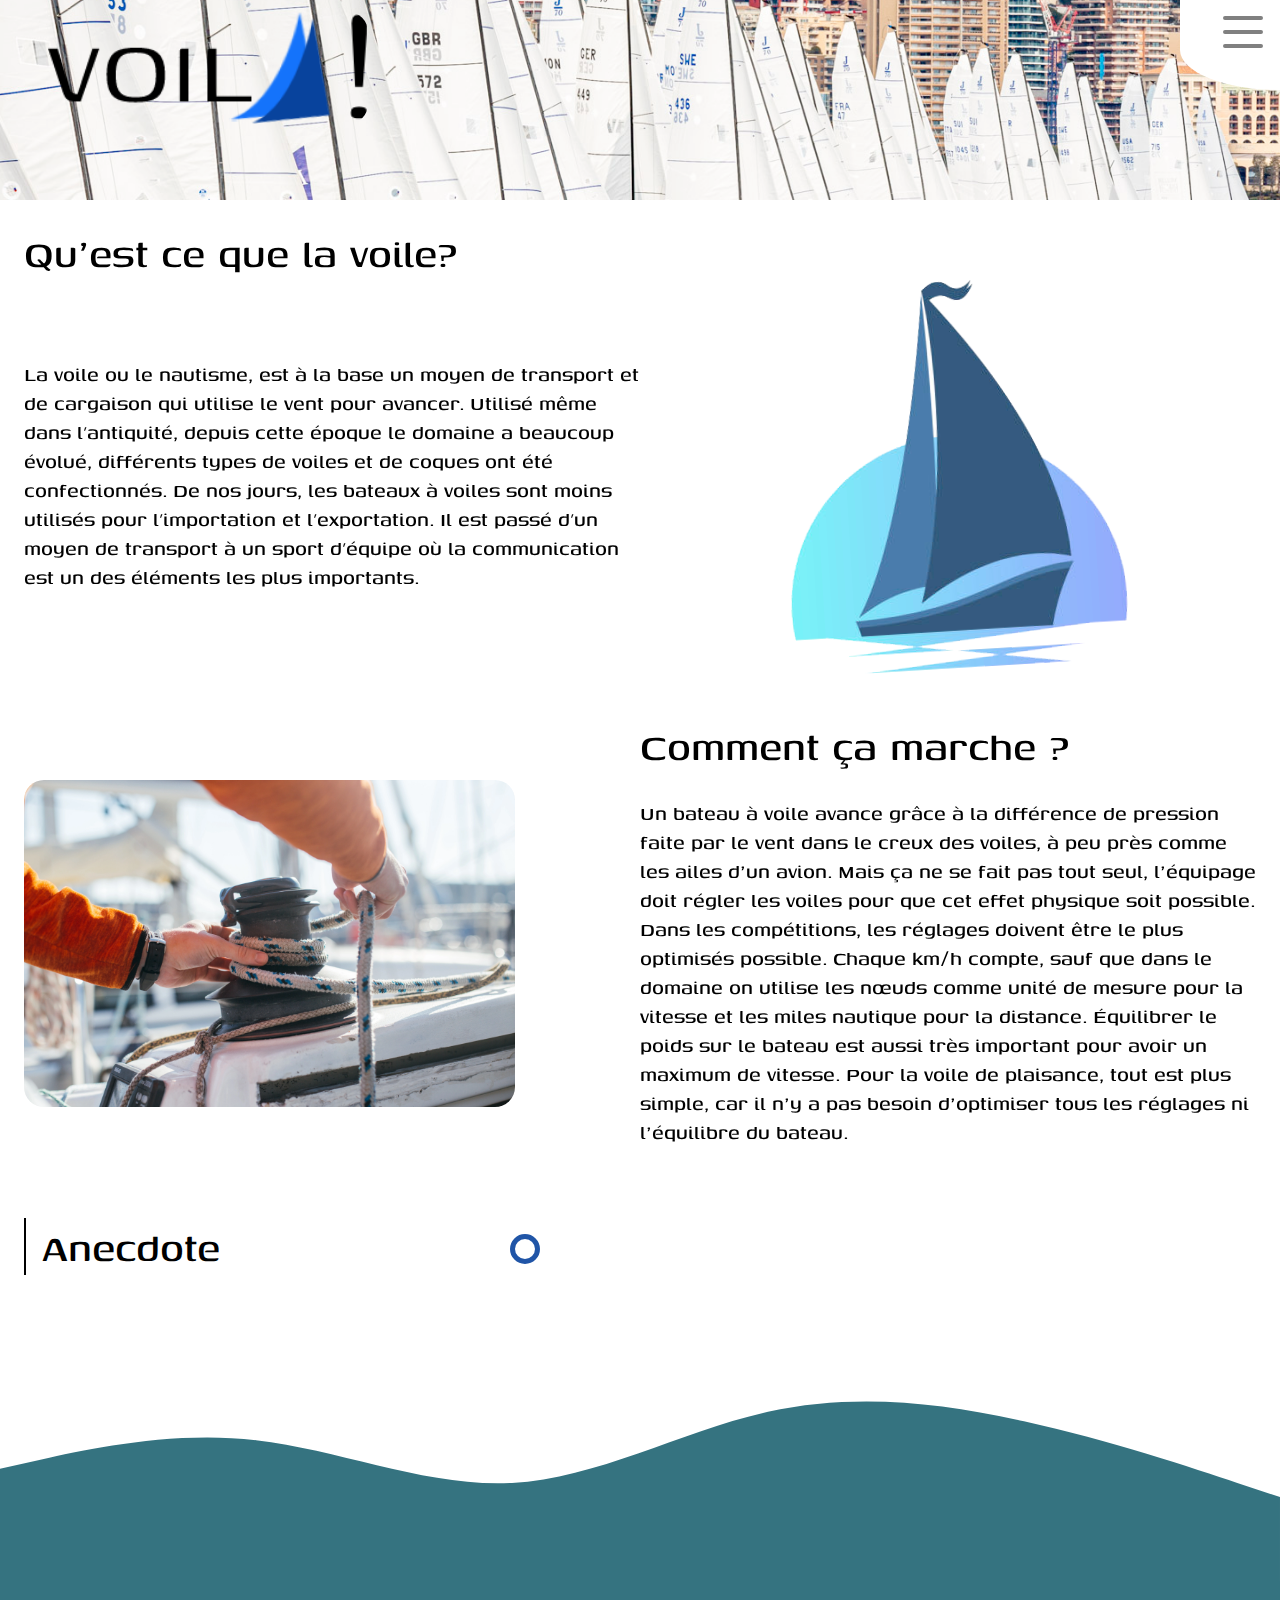
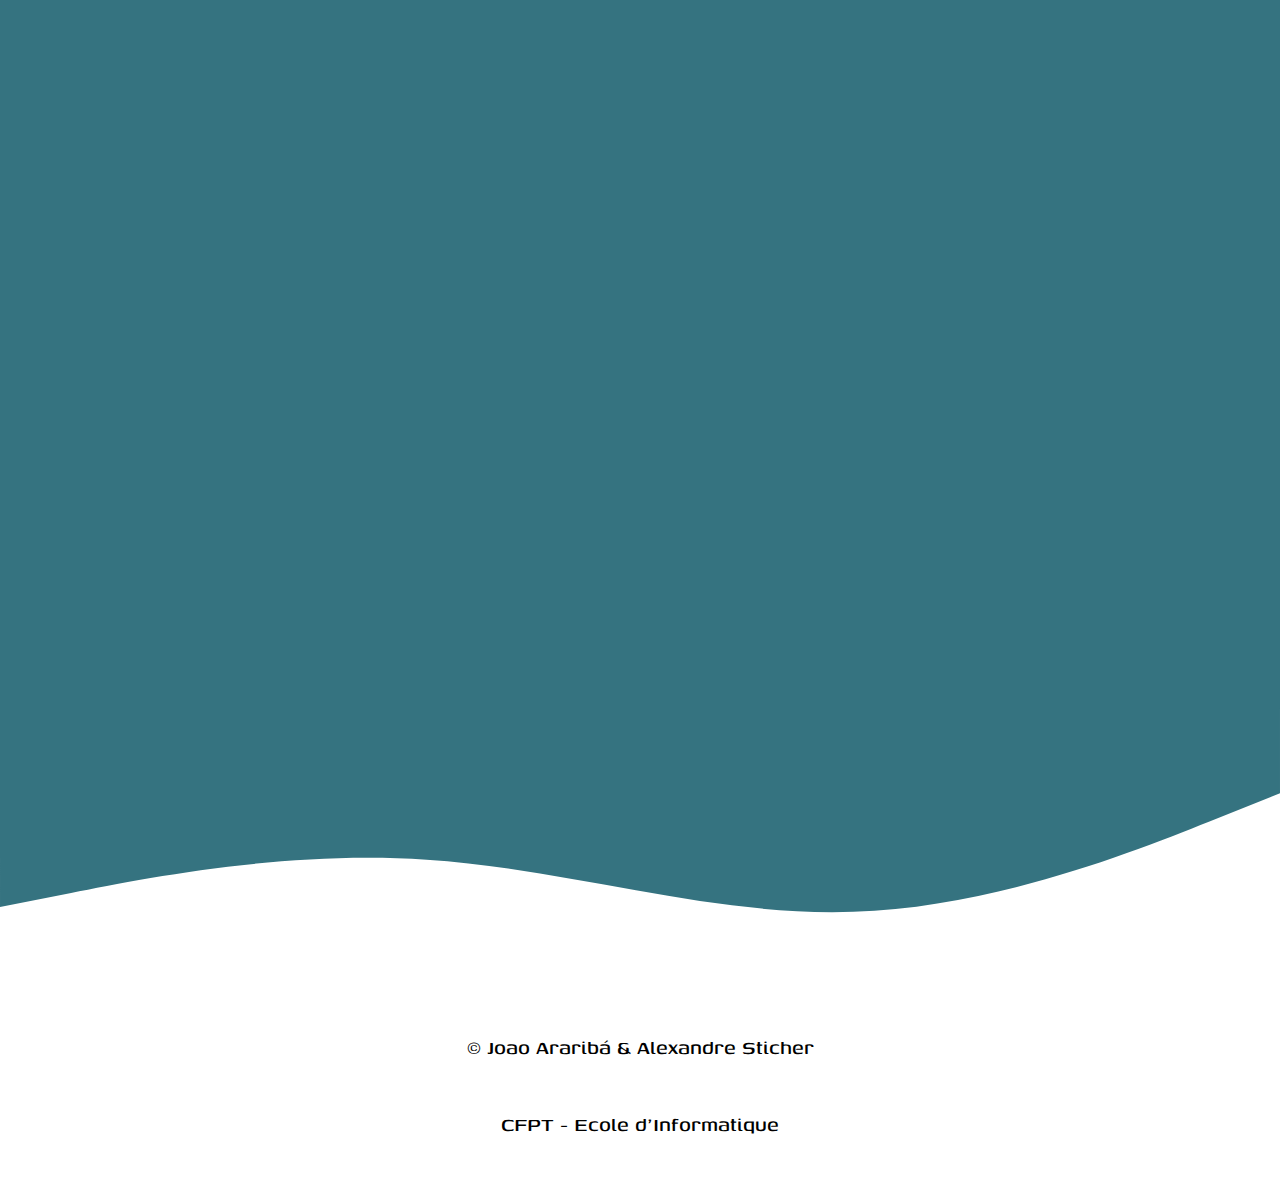
<file: index.html>
<!DOCTYPE html>
<html lang="fr">

<!-- 
    Projet : Voila! Website
    Détail : page principal
    Auteur : Joao Araribá
    Date : 17.05.2022 v1
 -->

<!-- Texte de thèmes nautique écrit par Joao Araribá -->

<head>
    <meta charset="UTF-8">
    <meta http-equiv="X-UA-Compatible" content="IE=edge">
    <meta name="viewport" content="width=device-width, initial-scale=1.0">
    <link rel="stylesheet" href="css/base.css">
    <link rel="stylesheet" href="css/index.css">
    <link rel="stylesheet" href="https://unpkg.com/aos@next/dist/aos.css" />
    <title>Qu'est ce que la voile? - Voila!</title>
</head>

<!--
    Elements d'accessibilité choisi :
        1. The page has a logical tab order
        2. Interactive elements, such as links and buttons, should indicate their state and be distinguishable from non-interactive elements.
-->

<body>
    <header data-aos="fade-down">
        <img src="img/logo1.png" alt="logo">
        <div role="navigation" id="hamburguer">
            <div id="barresTop"></div>
            <div id="barresMiddle"></div>
            <div id="barresBottom"></div>
        </div>

        <nav id="menu">
            <ul>
                <li><a tabindex="4" href="galerieBateaux.html">Bateaux</a></li>
                <li><a tabindex="5" href="competitions.html">Compétitions</a></li>
            </ul>
        </nav>
    </header>
    <main>
        <section data-aos="fade-left" id="start">
            <h2 tabindex="6">Qu'est ce que la voile?</h2>
            <p tabindex="7">La voile ou le nautisme, est à la base un moyen de transport et de cargaison qui utilise le vent pour avancer. Utilisé même dans l’antiquité, depuis cette époque le domaine a beaucoup évolué, différents types de voiles et de coques ont été
                confectionnés. De nos jours, les bateaux à voiles sont moins utilisés pour l’importation et l’exportation. Il est passé d’un moyen de transport à un sport d’équipe où la communication est un des éléments les plus importants.</p>
            <img id="bateauVector" src="img/bateauVector.svg" alt="bateauVector">
        </section>
        <section id="section2" data-aos="fade-right">
            <img src="img/imgWebp/professional-sailor-yachtsman-tights-tensions-cable-wire-rope-mechanical-winch-sailboat-yacht.webp" alt="boatMan">
            <!-- Credit: https://www.freepik.com/photos/luxury-yacht Luxury yacht photo created by bublikhaus - www.freepik.com -->
            <div>
                <h2 tabindex="8">Comment ça marche ?</h2>
                <p tabindex="9">Un bateau à voile avance grâce à la différence de pression faite par le vent dans le creux des voiles, à peu près comme les ailes d'un avion. Mais ça ne se fait pas tout seul, l'équipage doit régler les voiles pour que cet effet physique
                    soit possible. Dans les compétitions, les réglages doivent être le plus optimisés possible. Chaque km/h compte, sauf que dans le domaine on utilise les nœuds comme unité de mesure pour la vitesse et les miles nautique pour la distance.
                    Équilibrer le poids sur le bateau est aussi très important pour avoir un maximum de vitesse. Pour la voile de plaisance, tout est plus simple, car il n'y a pas besoin d'optimiser tous les réglages ni l'équilibre du bateau.
                </p>
            </div>
        </section>
        <aside>
            <div id="btnDiv">
                <h2 tabindex="10">Anecdote</h2>
                <div id="flecheAnec"></div>
            </div>
            <p tabindex="11" id="anecdote">À bord d'un bateau, on ne dit jamais le mot "corde". Ce mot est trop général, on ne sait pas de quoi on parle, puisqu'il y a des dizaines de cordes sur un bateau. C'est pour ça que sur un bateau chaque corde a un nom spécifique, et elle est
                souvent nommée par rapport à son utilité. Soit drisse, écoute, hale-bas, balancine, etc...</p>
        </aside>

        <svg xmlns="http://www.w3.org/2000/svg" viewBox="0 0 1440 320"><path fill="#357380" fill-opacity="1" d="M0,192L48,181.3C96,171,192,149,288,160C384,171,480,213,576,208C672,203,768,149,864,128C960,107,1056,117,1152,138.7C1248,160,1344,192,1392,208L1440,224L1440,320L1392,320C1344,320,1248,320,1152,320C1056,320,960,320,864,320C768,320,672,320,576,320C480,320,384,320,288,320C192,320,96,320,48,320L0,320Z"></path></svg>

        <article>

            <h2 tabindex="12" data-aos="fade-right">Différents domaines</h2>
            <p tabindex="13" data-aos="fade-right">Les voiles ne sont pas utilisées seulement sur des bateaux. Il existe aussi des planches à voile, qui utilisent le même principe que les bateaux, mais on y trouve des grandes différences. Par exemple, on peut modifier l’angle du mât par rapport
                à la planche pour changer la direction de la planche. Il y a aussi le kitesurf, avec toujours le même effet physique, une voile en arc de cercle plus petit qu’un parapente qui propulse le kitesurfeur sur la planche. Depuis une quarantaine
                d’années, un nouveau système a commencé à avoir du succès : le foil. Une aile au niveau de la quille positionnée de façon à faire décoller l’engin aquatique dont il fait partie.
            </p>
            <nav data-aos="fade-up">
                <a tabindex="14" href="quiz.html"><img src="img/play-button.png" alt="play-button">Faites le Quiz!</a>
                <a tabindex="15" href="#start"><img src="img/goUpButton.png" alt="Return button">Remontez!</a>
            </nav>

            <img data-aos="fade-right" src="img/imgWebp/plancheVoile.webp" alt="plancheVoile" id="image">
            <!-- Source : https://museeduleman.ch/category/news/?lang=en -->
        </article>
        <svg xmlns="http://www.w3.org/2000/svg" viewBox="0 0 1440 320"><path fill="#357380" fill-opacity="1" d="M0,224L80,208C160,192,320,160,480,170.7C640,181,800,235,960,229.3C1120,224,1280,160,1360,128L1440,96L1440,0L1360,0C1280,0,1120,0,960,0C800,0,640,0,480,0C320,0,160,0,80,0L0,0Z"></path></svg>
    </main>
    <footer>
        <p tabindex="16">&copy; Joao Araribá & Alexandre Sticher</p>
        <p tabindex="17">CFPT - Ecole d'Informatique</p>
    </footer>

    <script src="scripts/index.js"></script>
    <script src="scripts/hambourguer.js"></script>
    <script src="https://unpkg.com/aos@2.3.1/dist/aos.js"></script>
    <script>
        AOS.init();
    </script>
</body>

</html>
</file>
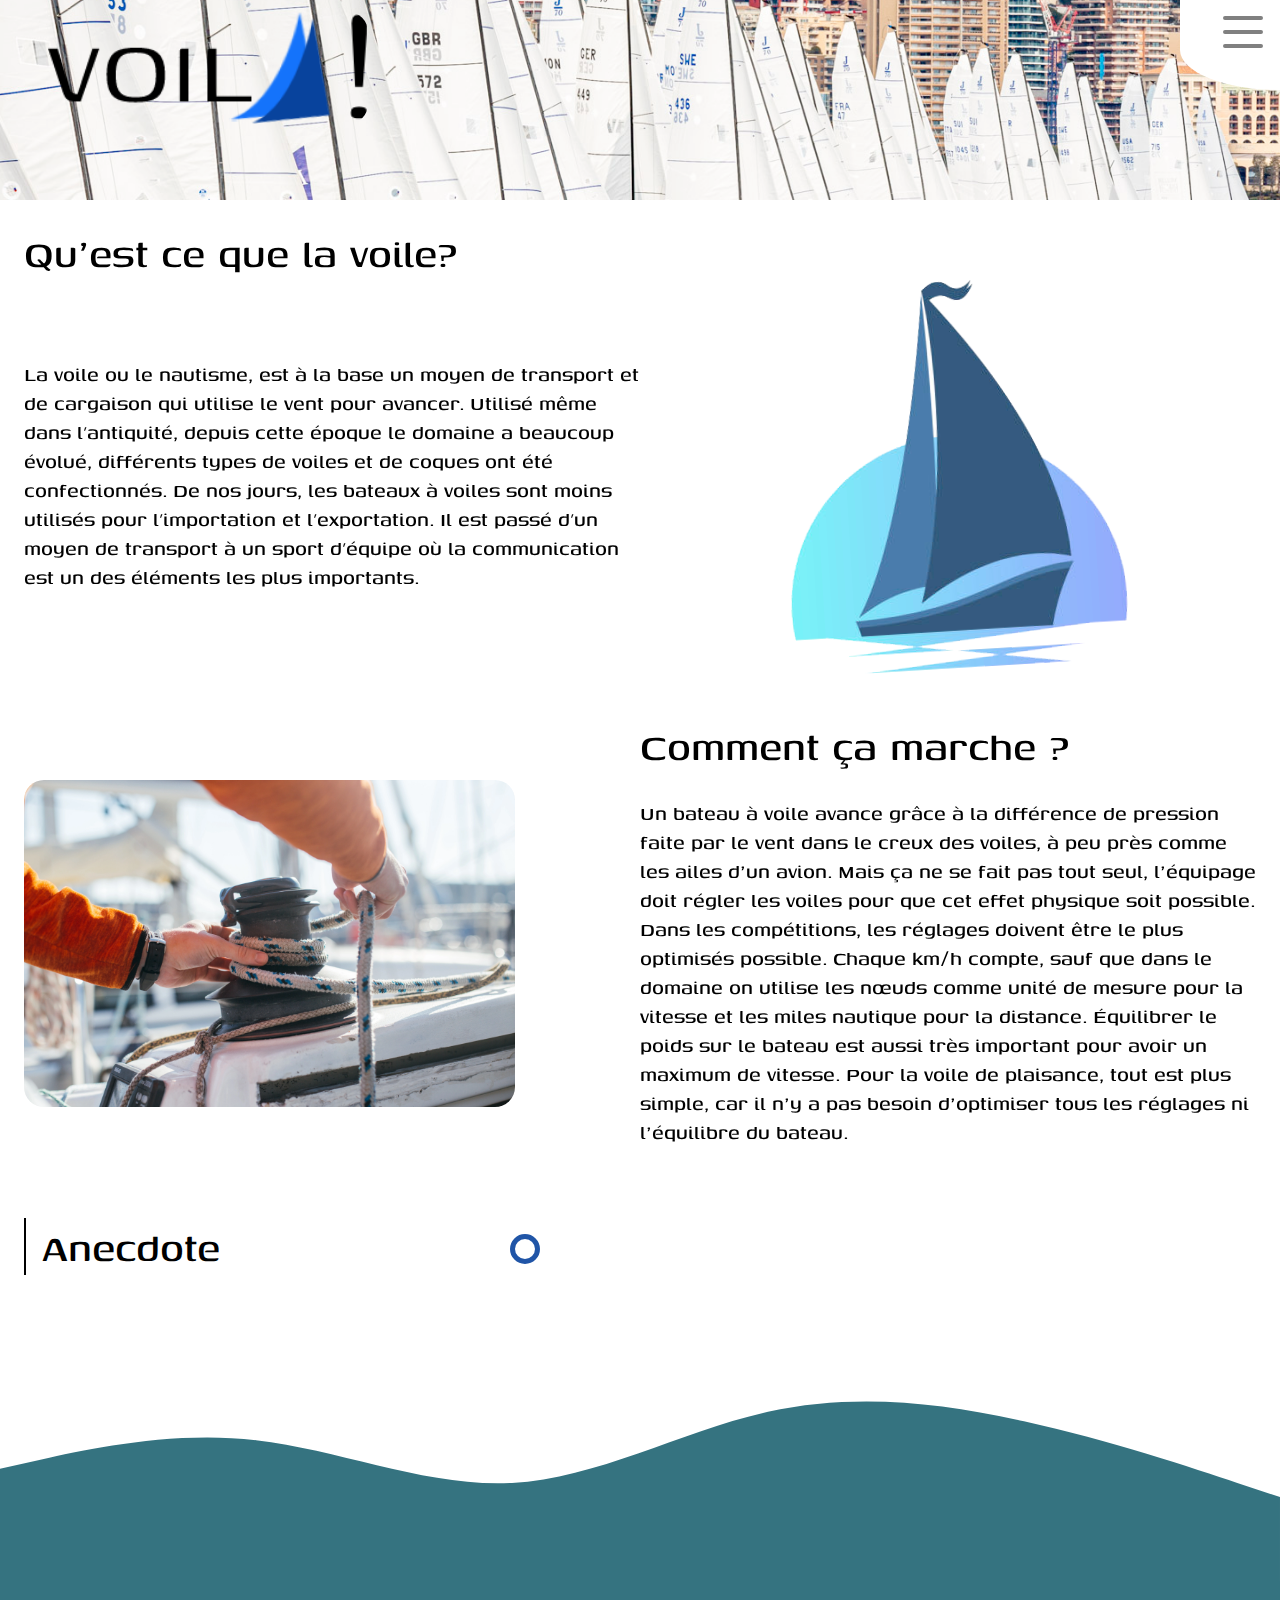
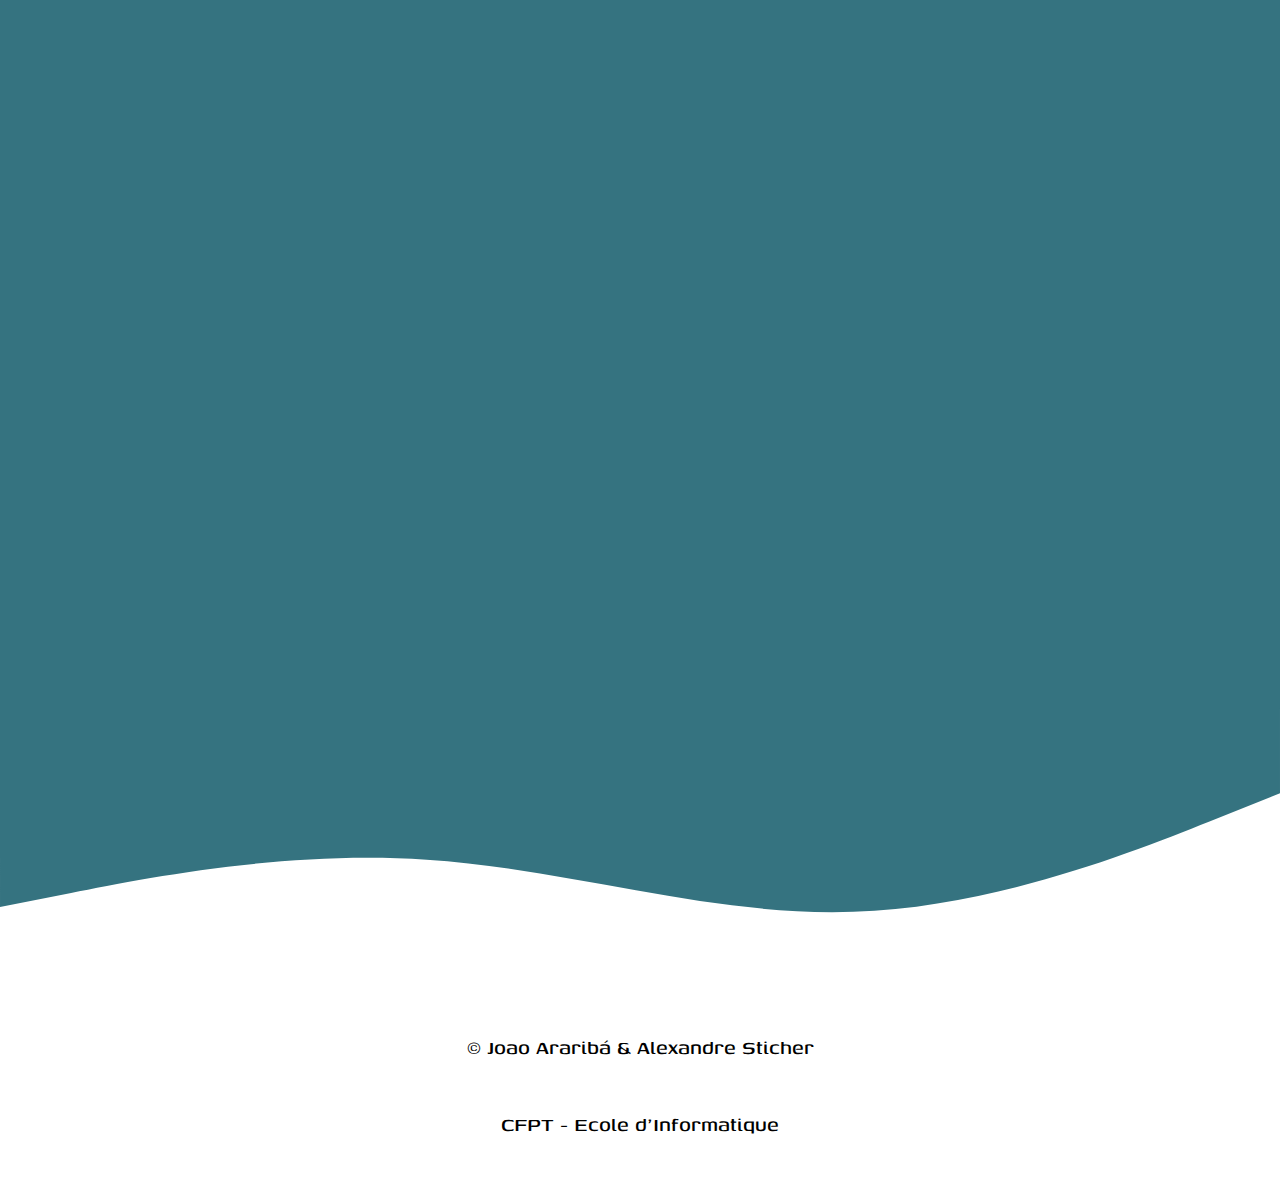
<file: views/index.html>
<!DOCTYPE html>
<html lang="fr">

<!-- 
    Projet : Voila! Website
    Détail : page principal
    Auteur : Joao Araribá
    Date : 17.05.2022 v1
 -->

<!-- Texte de thèmes nautique écrit par Joao Araribá -->

<head>
    <meta charset="UTF-8">
    <meta http-equiv="X-UA-Compatible" content="IE=edge">
    <meta name="viewport" content="width=device-width, initial-scale=1.0">
    <link rel="stylesheet" href="css/base.css">
    <link rel="stylesheet" href="css/index.css">
    <link rel="stylesheet" href="https://unpkg.com/aos@next/dist/aos.css" />
    <title>Qu'est ce que la voile? - Voila!</title>
</head>

<body>
    <header data-aos="fade-down">
        <img src="img/logo1.png" alt="logo">
        <div role="navigation" id="hamburguer">
            <div id="barresTop"></div>
            <div id="barresMiddle"></div>
            <div id="barresBottom"></div>
        </div>

        <nav id="menu">
            <ul>
                <li><a tabindex="4" href="galerieBateaux.html">Bateaux</a></li>
                <li><a tabindex="5" href="competitions.html">Compétitions</a></li>
            </ul>
        </nav>
    </header>
    <main>
        <section data-aos="fade-left" id="start">
            <h2 tabindex="6">Qu'est ce que la voile?</h2>
            <p tabindex="7">La voile ou le nautisme, est à la base un moyen de transport et de cargaison qui utilise le vent pour avancer. Utilisé même dans l’antiquité, depuis cette époque le domaine a beaucoup évolué, différents types de voiles et de coques ont été
                confectionnés. De nos jours, les bateaux à voiles sont moins utilisés pour l’importation et l’exportation. Il est passé d’un moyen de transport à un sport d’équipe où la communication est un des éléments les plus importants.</p>
            <img id="bateauVector" src="img/bateauVector.svg" alt="bateauVector">
        </section>
        <section id="section2" data-aos="fade-right">
            <img src="img/imgWebp/professional-sailor-yachtsman-tights-tensions-cable-wire-rope-mechanical-winch-sailboat-yacht.webp" alt="boatMan">
            <!-- Credit: https://www.freepik.com/photos/luxury-yacht Luxury yacht photo created by bublikhaus - www.freepik.com -->
            <div>
                <h2 tabindex="8">Comment ça marche ?</h2>
                <p tabindex="9">Un bateau à voile avance grâce à la différence de pression faite par le vent dans le creux des voiles, à peu près comme les ailes d'un avion. Mais ça ne se fait pas tout seul, l'équipage doit régler les voiles pour que cet effet physique
                    soit possible. Dans les compétitions, les réglages doivent être le plus optimisés possible. Chaque km/h compte, sauf que dans le domaine on utilise les nœuds comme unité de mesure pour la vitesse et les miles nautique pour la distance.
                    Équilibrer le poids sur le bateau est aussi très important pour avoir un maximum de vitesse. Pour la voile de plaisance, tout est plus simple, car il n'y a pas besoin d'optimiser tous les réglages ni l'équilibre du bateau.
                </p>
            </div>
        </section>
        <aside>
            <div id="btnDiv">
                <h2 tabindex="10">Anecdote</h2>
                <div id="flecheAnec"></div>
            </div>
            <p tabindex="11" id="anecdote">À bord d'un bateau, on ne dit jamais le mot "corde". Ce mot est trop général, on ne sait pas de quoi on parle, puisqu'il y a des dizaines de cordes sur un bateau. C'est pour ça que sur un bateau chaque corde a un nom spécifique, et elle est
                souvent nommée par rapport à son utilité. Soit drisse, écoute, hale-bas, balancine, etc...</p>
        </aside>

        <svg xmlns="http://www.w3.org/2000/svg" viewBox="0 0 1440 320"><path fill="#357380" fill-opacity="1" d="M0,192L48,181.3C96,171,192,149,288,160C384,171,480,213,576,208C672,203,768,149,864,128C960,107,1056,117,1152,138.7C1248,160,1344,192,1392,208L1440,224L1440,320L1392,320C1344,320,1248,320,1152,320C1056,320,960,320,864,320C768,320,672,320,576,320C480,320,384,320,288,320C192,320,96,320,48,320L0,320Z"></path></svg>

        <article>

            <h2 tabindex="12" data-aos="fade-right">Différents domaines</h2>
            <p tabindex="13" data-aos="fade-right">Les voiles ne sont pas utilisées seulement sur des bateaux. Il existe aussi des planches à voile, qui utilisent le même principe que les bateaux, mais on y trouve des grandes différences. Par exemple, on peut modifier l’angle du mât par rapport
                à la planche pour changer la direction de la planche. Il y a aussi le kitesurf, avec toujours le même effet physique, une voile en arc de cercle plus petit qu’un parapente qui propulse le kitesurfeur sur la planche. Depuis une quarantaine
                d’années, un nouveau système a commencé à avoir du succès : le foil. Une aile au niveau de la quille positionnée de façon à faire décoller l’engin aquatique dont il fait partie.
            </p>
            <nav data-aos="fade-up">
                <a tabindex="14" href="quizPage.php"><img src="img/play-button.png" alt="play-button">Faites le Quiz!</a>
                <a tabindex="15" href="rank.php"><img src="img/trophy.png" alt="Return button">Ranking</a>
                <a tabindex="15" href="#start"><img src="img/goUpButton.png" alt="Return button">Remontez!</a>
            </nav>

            <img data-aos="fade-right" src="img/imgWebp/plancheVoile.webp" alt="plancheVoile" id="image">
            <!-- Source : https://museeduleman.ch/category/news/?lang=en -->
        </article>
        <svg xmlns="http://www.w3.org/2000/svg" viewBox="0 0 1440 320"><path fill="#357380" fill-opacity="1" d="M0,224L80,208C160,192,320,160,480,170.7C640,181,800,235,960,229.3C1120,224,1280,160,1360,128L1440,96L1440,0L1360,0C1280,0,1120,0,960,0C800,0,640,0,480,0C320,0,160,0,80,0L0,0Z"></path></svg>
    </main>
    <footer>
        <p tabindex="16">&copy; Joao Araribá & Alexandre Sticher</p>
        <p tabindex="17">CFPT - Ecole d'Informatique</p>
    </footer>

    <script src="../scripts/index.js"></script>
    <script src="../scripts/hambourguer.js"></script>
    <script src="https://unpkg.com/aos@2.3.1/dist/aos.js"></script>
    <script>
        AOS.init();
    </script>
</body>

</html>
</file>
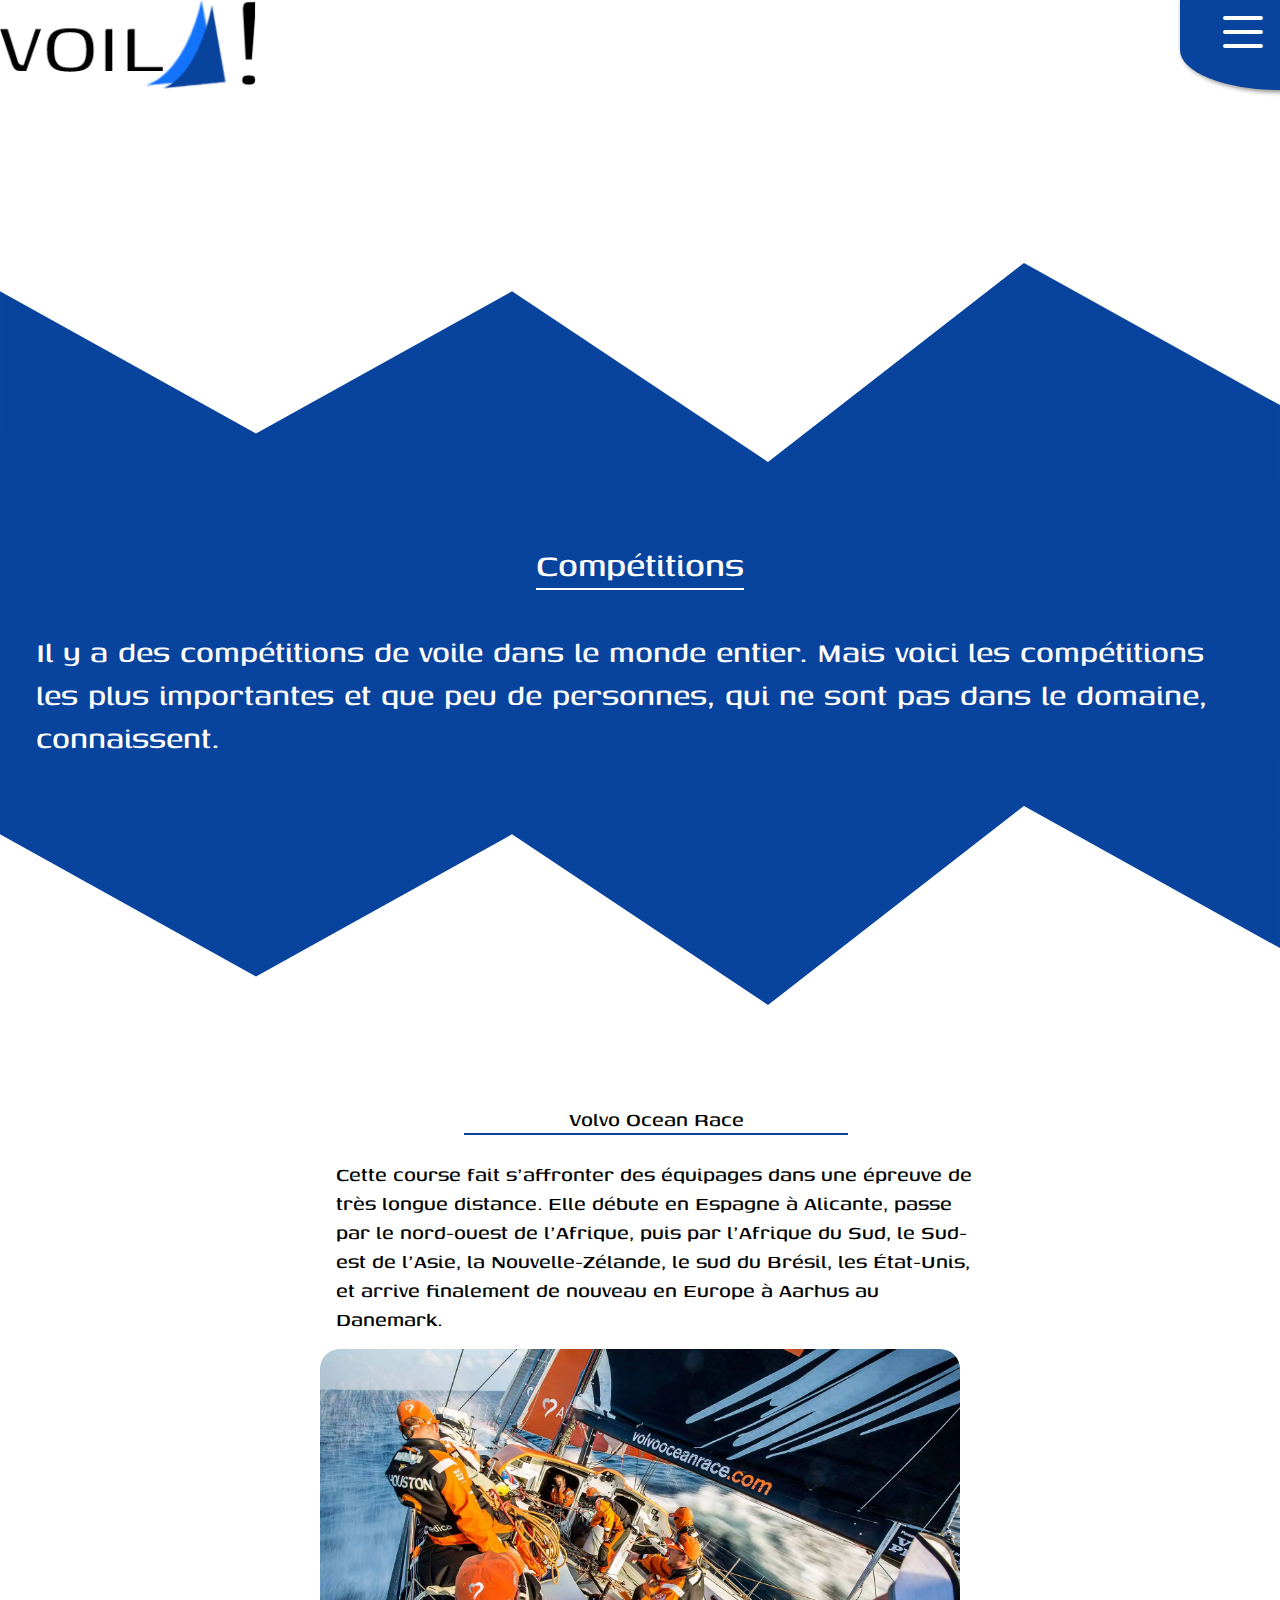
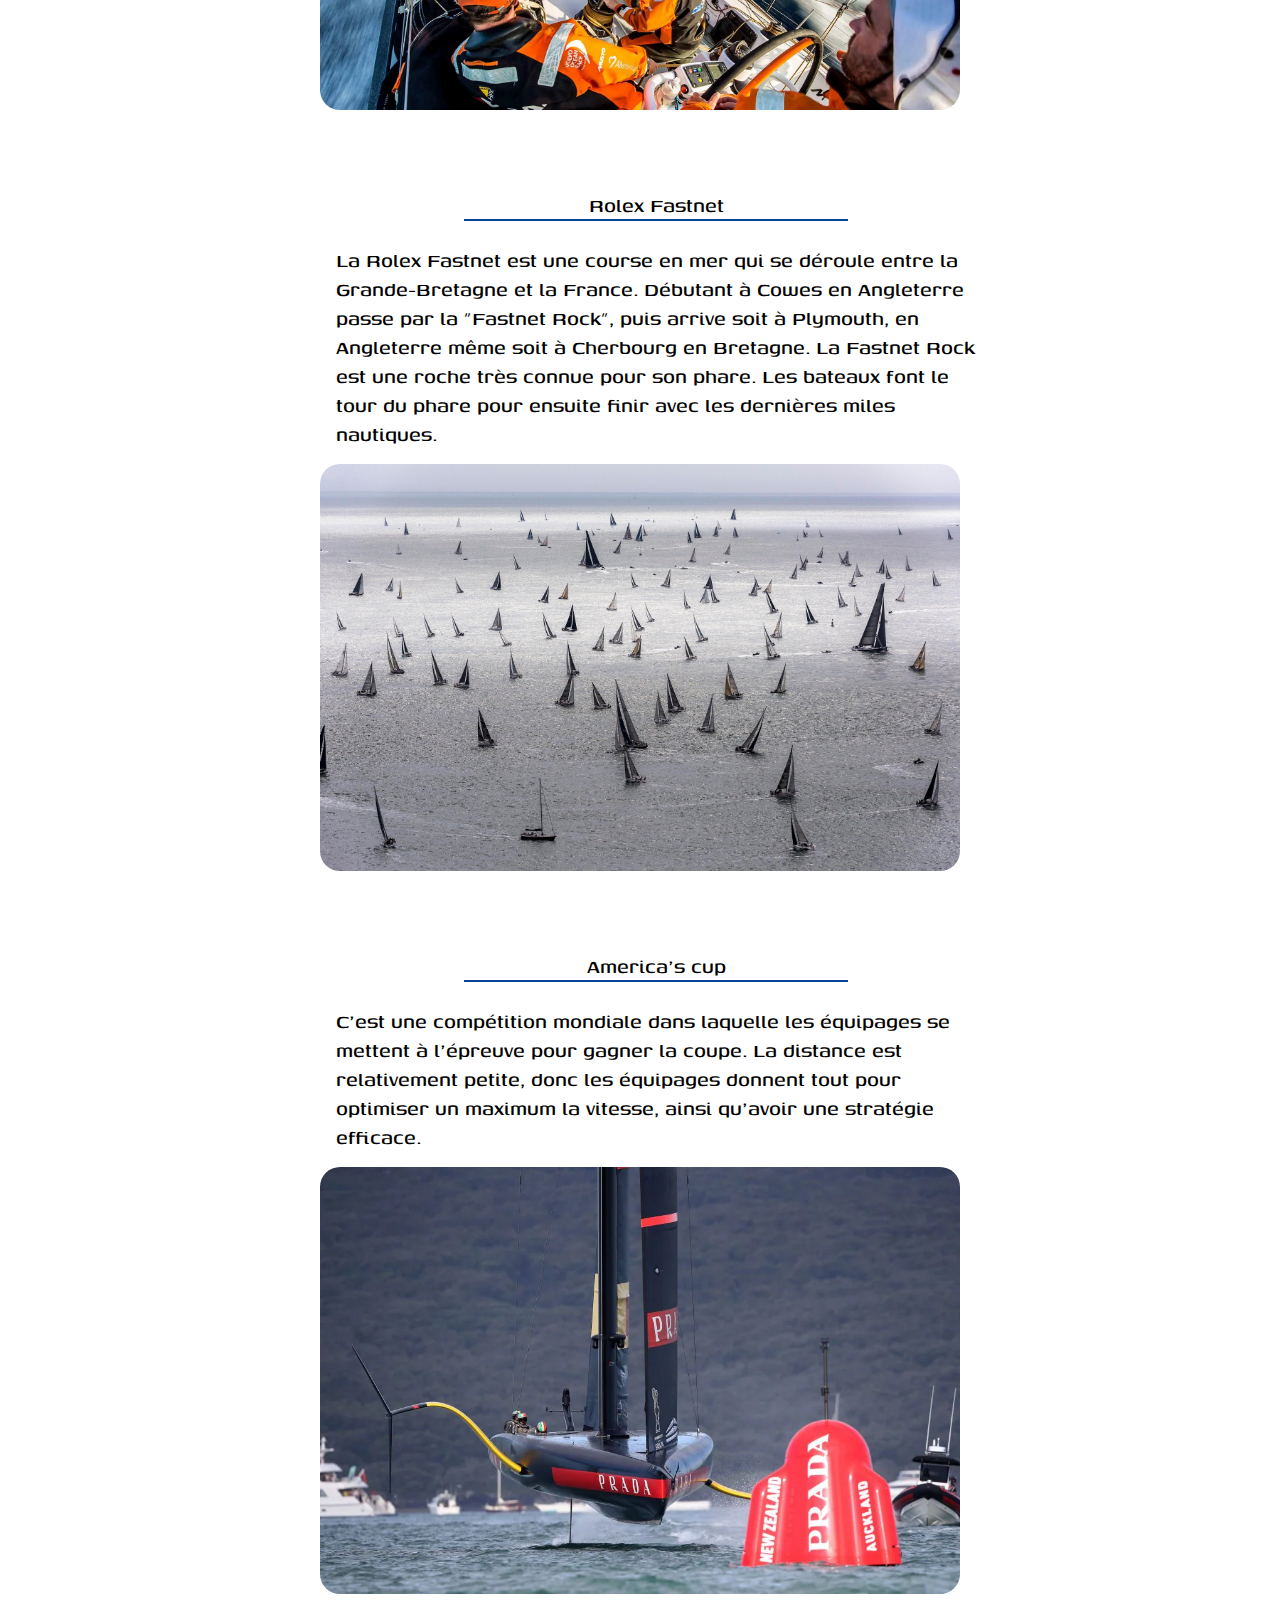
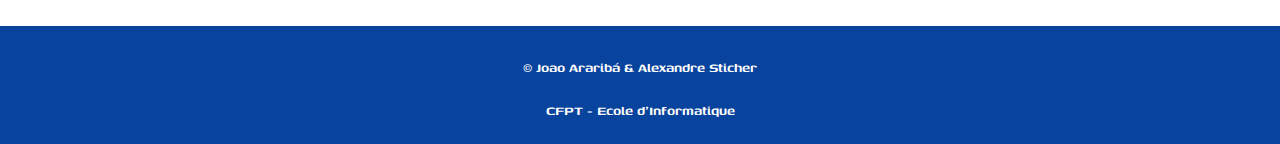
<file: competitions.html>
<!DOCTYPE html>
<html lang="fr">

<!-- 
    Projet : Voila! Website
    Détail : page de presentation des compétitions
    Auteur : Joao Araribá ( Alexandre Sticher- v1)
    Date : 17.05.2022 v1
    Date : 05.10.2022 v2
 -->

<head>
    <meta charset="UTF-8">
    <meta http-equiv="X-UA-Compatible" content="IE=edge">
    <meta name="viewport" content="width=device-width, initial-scale=1.0">
    <link rel="stylesheet" href="css/base.css">
    <link rel="stylesheet" href="css/competitions.css">
    <link rel="stylesheet" href="https://unpkg.com/aos@next/dist/aos.css" />
    <title>Qu'est ce que la voile? - Voila!</title>
</head>

<body>
    <header data-aos="fade-down">
        <img src="img/logo1.png" alt="logo">
        <div id="hamburguer">
            <div id="barresTop"></div>
            <div id="barresMiddle"></div>
            <div id="barresBottom"></div>
        </div>

        <nav id="menu">
            <ul>
                <li><a href="index.html">Accueil</a></li>
                
                <li><a href="galerieBateaux.html">Bateaux</a></li>
            </ul>
        </nav>
    </header>
    <main>

        <section id="section2">

            <article>
                <img src="img/pageCompet/volvoOceanRace.webp" alt="bateau Persico 69f">
                <!-- Source : https://www.volvogroup.com/en/about-us/history-and-r-d-milestones/volvo-ocean-race.html -->

                <div role="article">
                    <h2>Volvo Ocean Race</h2>
                    <p>Cette course fait s'affronter des équipages dans une épreuve de très longue distance. Elle débute en Espagne à Alicante, passe par le nord-ouest de l'Afrique, puis par l'Afrique du Sud, le Sud-est de l'Asie, la Nouvelle-Zélande, le
                        sud du Brésil, les État-Unis, et arrive finalement de nouveau en Europe à Aarhus au Danemark.</p>
                </div>
            </article>
            <article>
                <img src="img/pageCompet/fastnetImg.jpeg" alt="bateau laser">
                <!-- Source : https://www.rolexfastnetrace.com/fr/actualites/1122-cherbourg-en-cotentin-pret-a-accueillir-la-rolex-fastnet-race-2023 -->

                <div role="article">
                    <h2>Rolex Fastnet</h2>
                    <p>La Rolex Fastnet est une course en mer qui se déroule entre la Grande-Bretagne et la France. Débutant à Cowes en Angleterre passe par la "Fastnet Rock", puis arrive soit à Plymouth, en Angleterre même soit à Cherbourg en Bretagne.
                        La Fastnet Rock est une roche très connue pour son phare. Les bateaux font le tour du phare pour ensuite finir avec les dernières miles nautiques.
                    </p>
                </div>
            </article>
            <article>
                <img src="img/pageCompet/americas-cup.webp" alt="bateau F50">
                <!-- Source : https://www.fanpage.it/sport/altri-sport/prada-cup-al-via-luna-rossa-sogna-lamericas-cup-2021-calendario-e-regolamento/ -->

                <div role="article">
                    <h2>America's cup</h2>
                    <p>C'est une compétition mondiale dans laquelle les équipages se mettent à l'épreuve pour gagner la coupe. La distance est relativement petite, donc les équipages donnent tout pour optimiser un maximum la vitesse, ainsi qu'avoir une stratégie
                        efficace.
                    </p>
                </div>
            </article>
        </section>

        <svg xmlns="http://www.w3.org/2000/svg" viewBox="0 0 1440 320" id="vague">
            <path fill="#08439D" fill-opacity="1" d="M0,96L288,256L576,96L864,288L1152,64L1440,224L1440,0L1152,0L864,0L576,0L288,0L0,0Z"></path>
        </svg>
        <section id="section1">

            <h1>Compétitions</h1>
            <article id="text">
                <p>
                    Il y a des compétitions de voile dans le monde entier. Mais voici les compétitions les plus importantes et que peu de personnes, qui ne sont pas dans le domaine, connaissent.
                </p>
            </article>

        </section>
        <svg xmlns="http://www.w3.org/2000/svg" viewBox="0 0 1440 320">
            <path fill="#08439D" fill-opacity="1" d="M0,96L288,256L576,96L864,288L1152,64L1440,224L1440,320L1152,320L864,320L576,320L288,320L0,320Z"></path>
            </svg>
    </main>
    <footer>
        <p>&copy; Joao Araribá & Alexandre Sticher</p>
        <p>CFPT - Ecole d'Informatique</p>
    </footer>

    <script src="scripts/hambourguer.js"></script>
    <script src="https://unpkg.com/aos@2.3.1/dist/aos.js"></script>
    <script>
        AOS.init();
    </script>
</body>

</html>
</file>
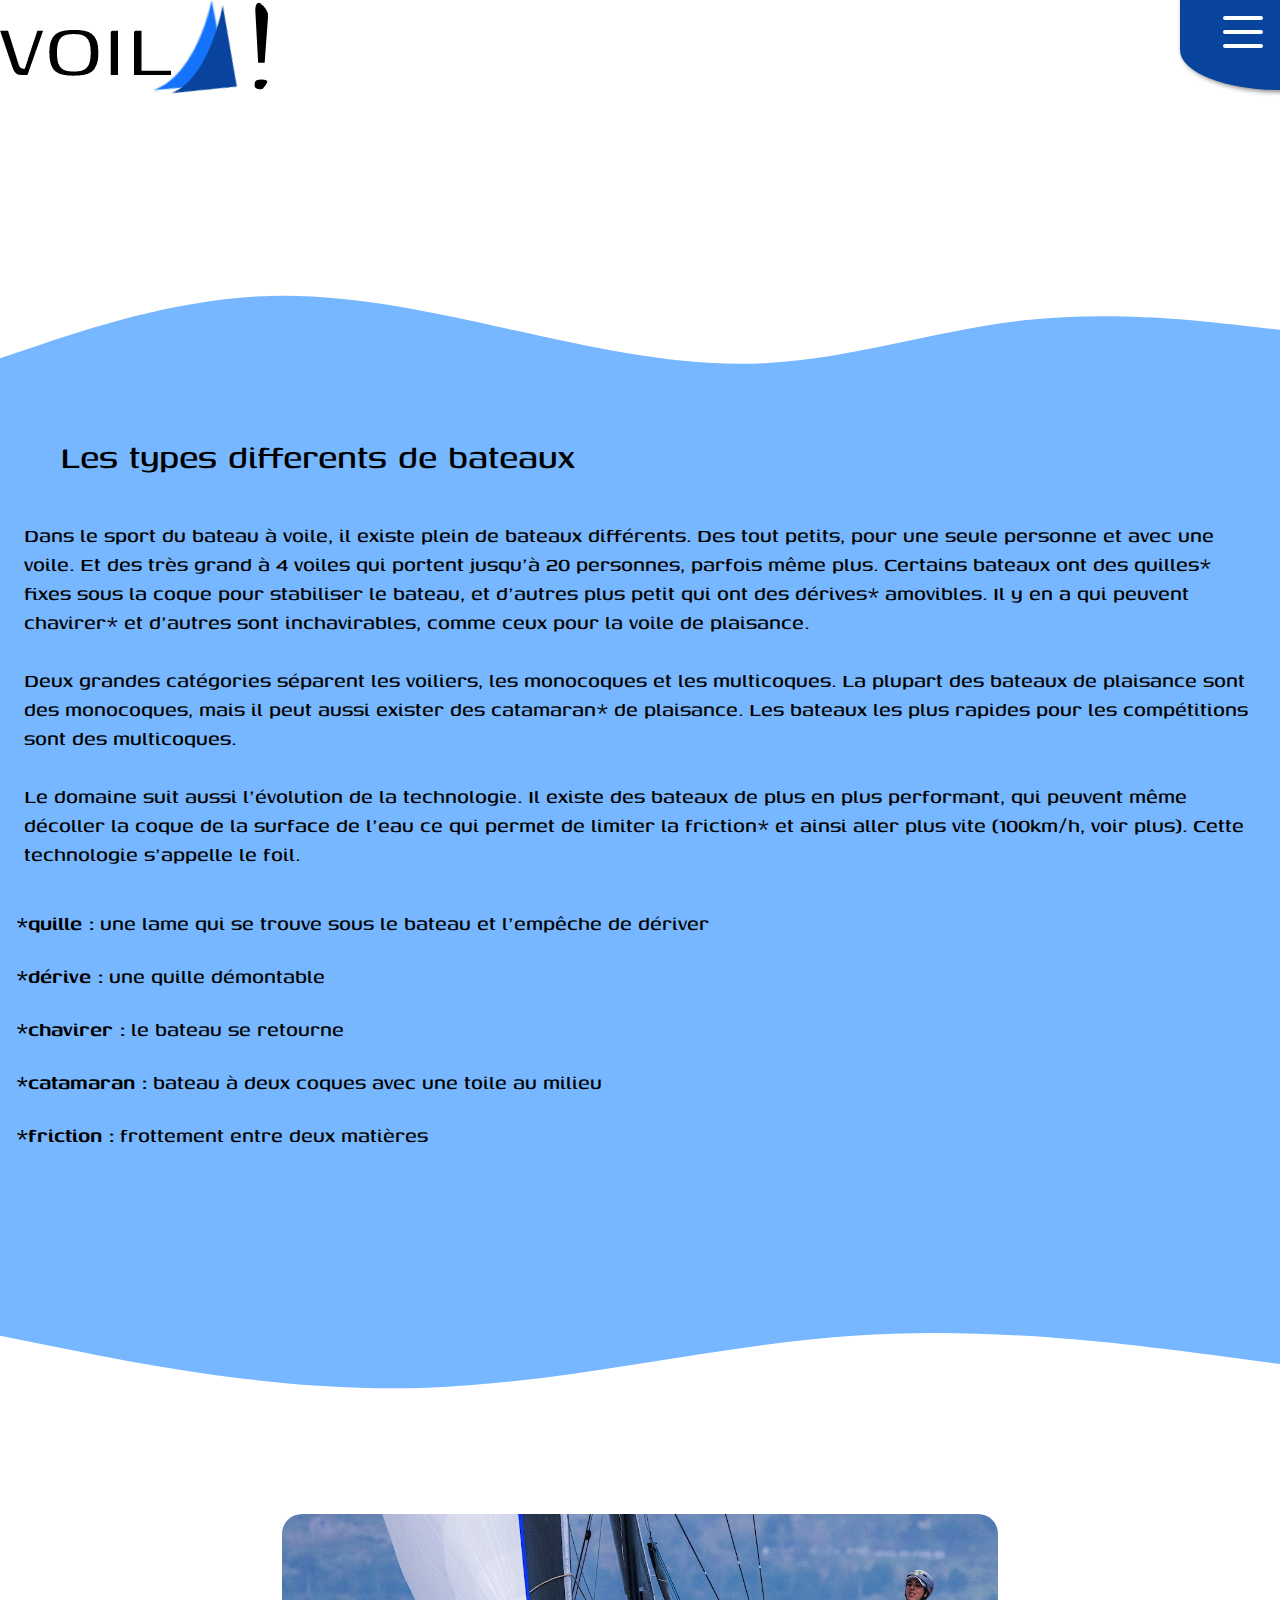
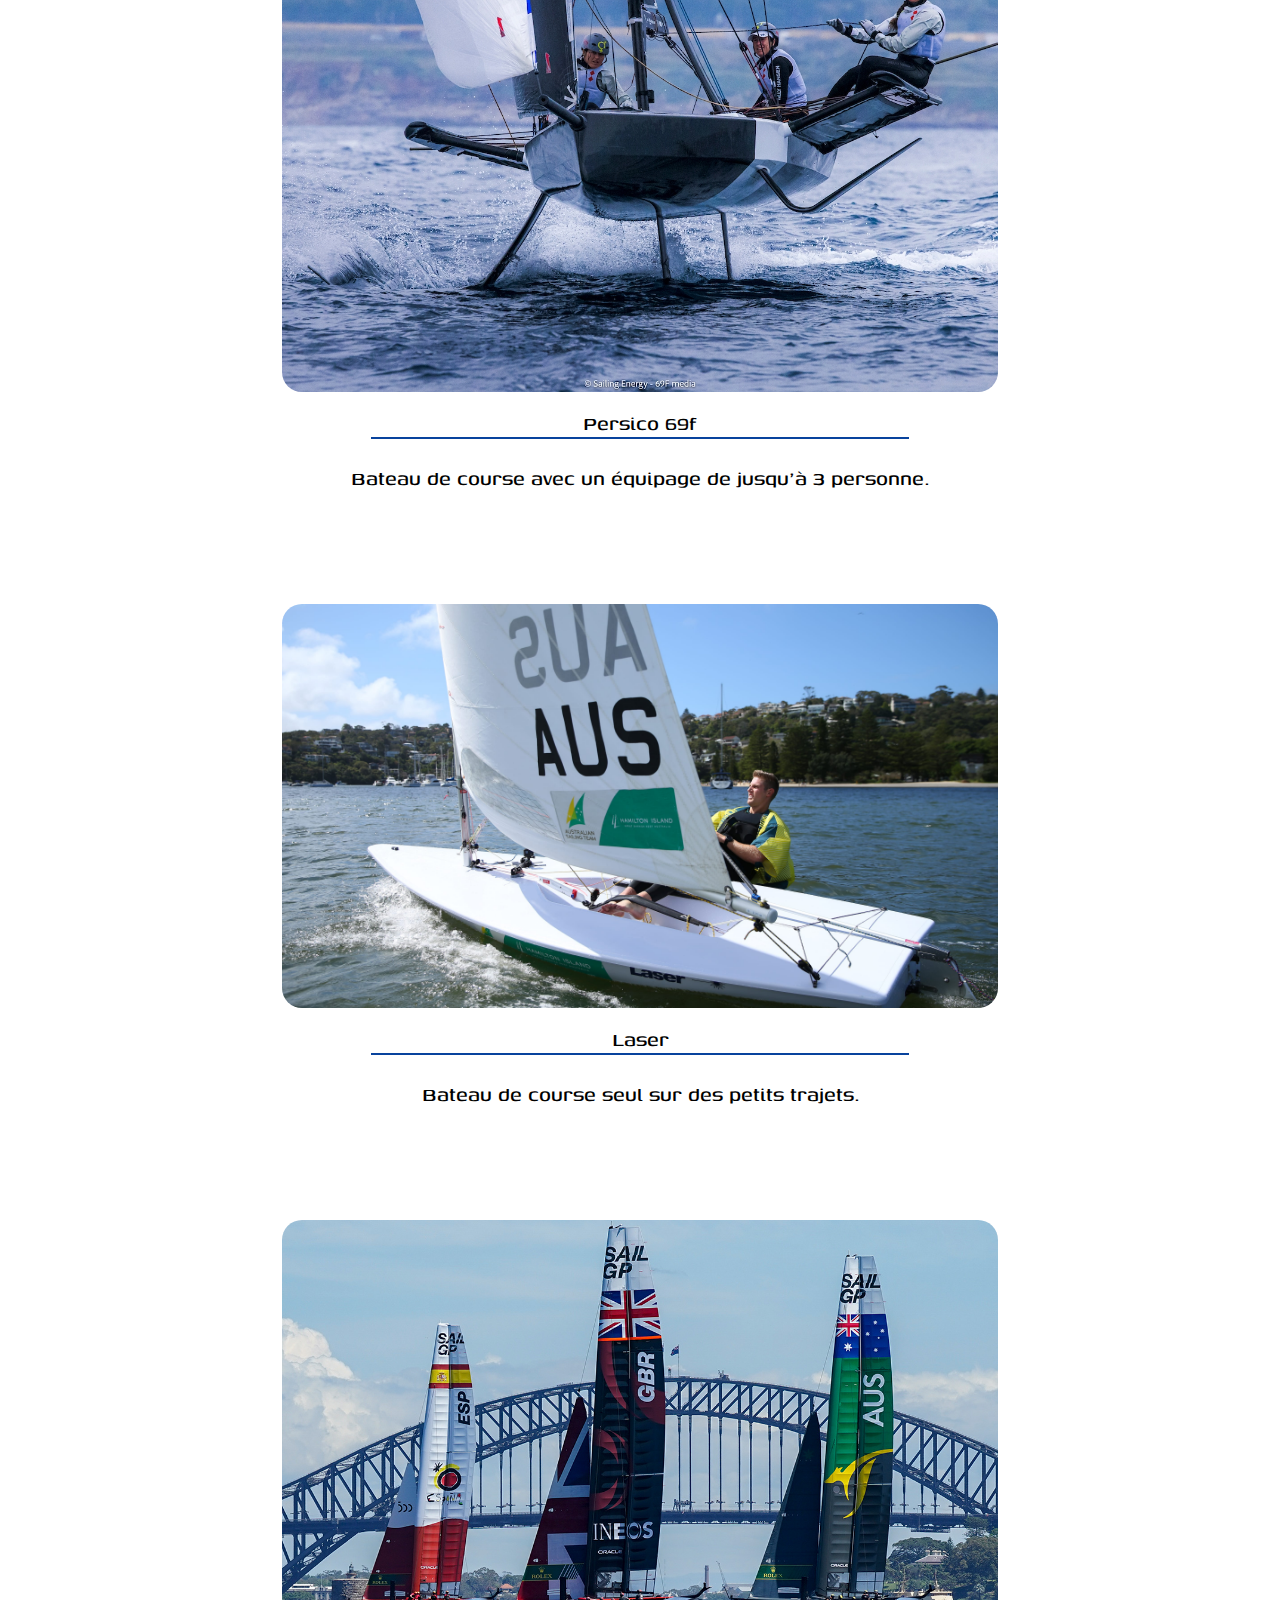
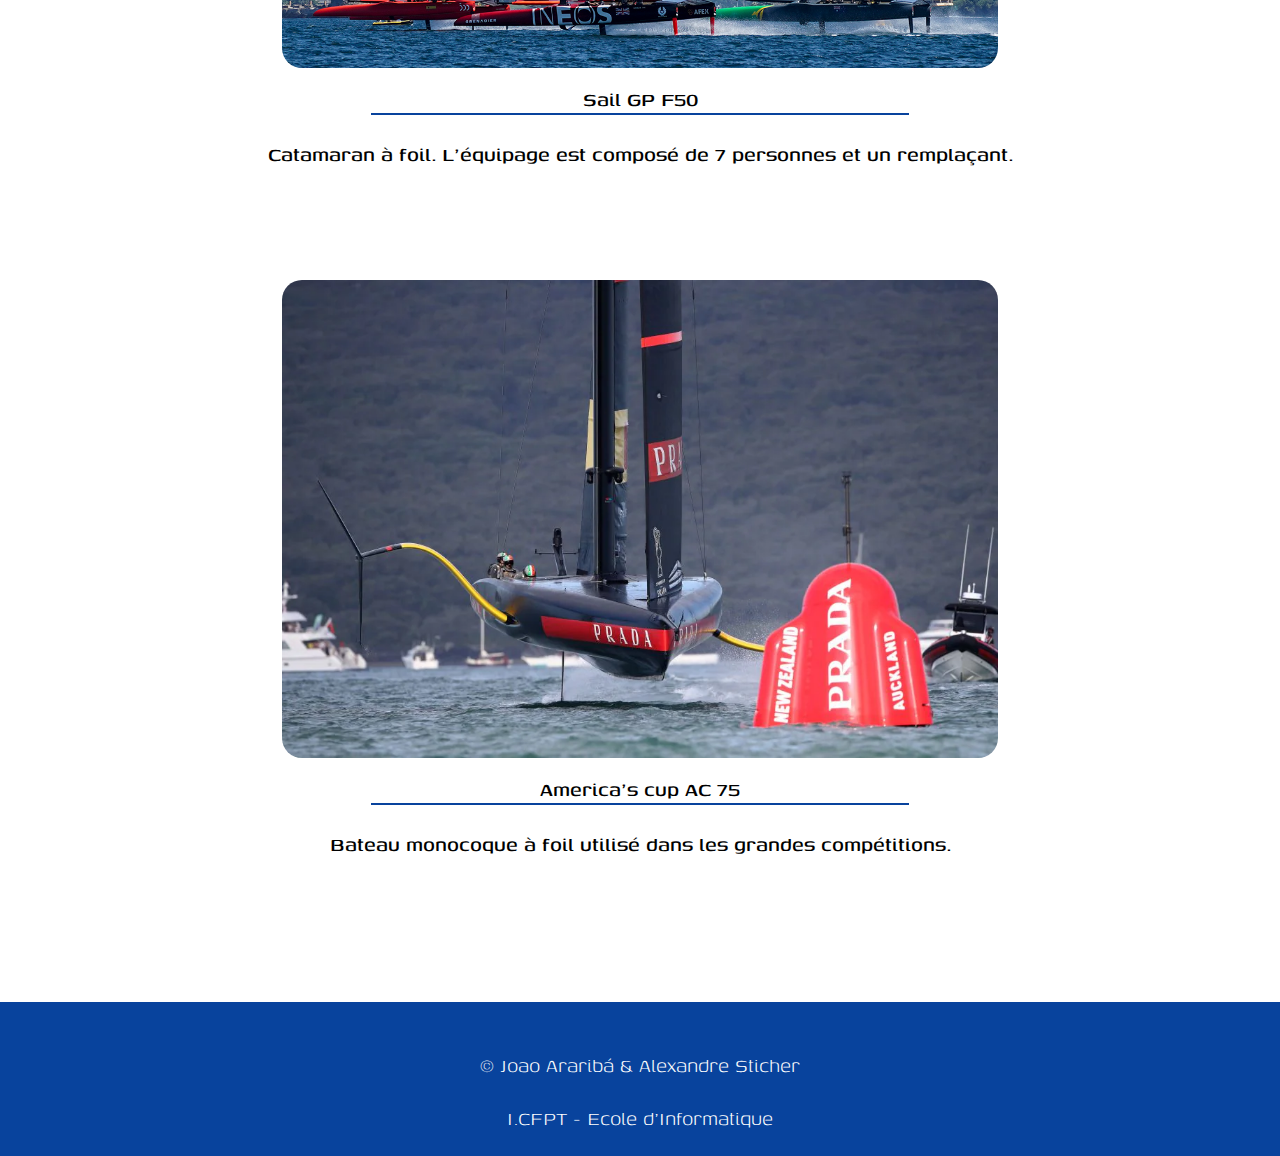
<file: galerieBateaux.html>
<!DOCTYPE html>
<html lang="fr">

<!-- 
    Projet : Voila! Website
    Détail : page Galerie de presentation Bateaux
    Auteur : Joao Araribá (& Alexandre Sticher - v1)
    Date : 17.05.2022 v1
    Date : 05.10.2022 v2
 -->

<head>
    <meta charset="UTF-8">
    <meta http-equiv="X-UA-Compatible" content="IE=edge">
    <meta name="viewport" content="width=device-width, initial-scale=1.0">
    <link rel="stylesheet" href="css/base.css">
    <link rel="stylesheet" href="css/galerie-bateaux.css">
    <title>Galerie Bateaux</title>
</head>

<body>
    <header>
        <img src="img/logo1.png" alt="logo">
        <div id="hamburguer">
            <div id="barresTop"></div>
            <div id="barresMiddle"></div>
            <div id="barresBottom"></div>
        </div>

        <nav id="menu">
            <ul>
                <li><a href="index.html">Accueil</a></li>
                <li><a href="competitions.html">Compétitions</a></li>
            </ul>
        </nav>
    </header>

    <main>
        <svg xmlns="http://www.w3.org/2000/svg" viewBox="0 0 1440 320"><path fill="#77B7FF" fill-opacity="1" d="M0,160L48,144C96,128,192,96,288,90.7C384,85,480,107,576,128C672,149,768,171,864,165.3C960,160,1056,128,1152,117.3C1248,107,1344,117,1392,122.7L1440,128L1440,320L1392,320C1344,320,1248,320,1152,320C1056,320,960,320,864,320C768,320,672,320,576,320C480,320,384,320,288,320C192,320,96,320,48,320L0,320Z"></path></svg>
        <section id="section1">

            <article id="text">
                <h1>Les types differents de bateaux</h1>
                <p>
                    Dans le sport du bateau à voile, il existe plein de bateaux différents.
                     Des tout petits, pour une seule personne et avec une voile. Et des très 
                     grand à 4 voiles qui portent jusqu'à 20 personnes, parfois même plus. 
                     Certains bateaux ont des quilles* fixes
                    sous la coque pour stabiliser le bateau, et d'autres plus petit qui 
                    ont des dérives* amovibles. Il y en a qui peuvent chavirer* et d'autres sont inchavirables,
                     comme ceux pour la voile de plaisance.
                    <br>
                    <br> Deux grandes catégories séparent les voiliers, les monocoques et les multicoques.
                     La plupart des bateaux de plaisance sont des monocoques, mais il peut aussi exister 
                     des catamaran* de plaisance. Les bateaux les plus rapides pour
                    les compétitions sont des multicoques.
                    <br>
                    <br> Le domaine suit aussi l'évolution de la technologie. Il existe des bateaux de plus en plus 
                    performant, qui peuvent même décoller la coque de la surface de l'eau ce qui permet de limiter la friction*
                    et ainsi aller plus vite (100km/h, voir
                    plus). Cette technologie s'appelle le foil.
                </p>
            </article>

            <aside>
                <p> <strong>*quille :</strong> une lame qui se trouve sous le bateau et l'empêche de dériver</p>
                <p> <strong>*dérive :</strong> une quille démontable</p> 
                <p> <strong>*chavirer :</strong> le bateau se retourne</p>
                <p> <strong>*catamaran :</strong> bateau à deux coques avec une toile au milieu</p>
                <p> <strong>*friction :</strong> frottement entre deux matières</p>
            </aside>

        </section>
        <svg xmlns="http://www.w3.org/2000/svg" viewBox="0 0 1440 320"><path fill="#77B7FF" fill-opacity="1" d="M0,192L80,208C160,224,320,256,480,250.7C640,245,800,203,960,192C1120,181,1280,203,1360,213.3L1440,224L1440,0L1360,0C1280,0,1120,0,960,0C800,0,640,0,480,0C320,0,160,0,80,0L0,0Z"></path></svg>
        <section id="section2">

            <article>
                <img src="img/pageBateaux/69f.jpeg" alt="bateau Persico 69f">
                <!-- Source :  https://69fsailing.com/top-pros-take-flight-in-the-69f-pro-cup/-->
                <div role="article">
                    <h2>Persico 69f</h2>
                    <p>Bateau de course avec un équipage de jusqu'à 3 personne.</p>
                </div>
            </article>
            <article>
                <img src="img/pageBateaux/laser.jpeg" alt="bateau laser">
                <!-- Source : https://olympics.com/en/news/tokyo-2020-sailing-day-8-final -->

                <div role="article">
                    <h2>Laser</h2>
                    <p>Bateau de course seul sur des petits trajets.</p>
                </div>
            </article>
            <article>
                <img src="img/pageBateaux/gpSail.jpeg" alt="bateau F50">
                <!-- Source :  https://www.mysailing.com.au/sailgp-will-return-to-sydney-harbour-in-season-2/ -->

                <div role="article">
                    <h2>Sail GP F50</h2>
                    <p>Catamaran à foil. L'équipage est composé de 7 personnes et un remplaçant.</p>
                </div>
            </article>
            <article>
                <img src="img/pageBateaux/americas-cup.webp" alt="bateau america's cup : AC75">
                <!-- Source : https://www.fanpage.it/sport/altri-sport/prada-cup-al-via-luna-rossa-sogna-lamericas-cup-2021-calendario-e-regolamento/ -->

                <div role="article">
                    <h2>America's cup AC 75</h2>
                    <p>Bateau monocoque à foil utilisé dans les grandes compétitions.</p>
                </div>

            </article>
            <article></article>

        </section>

    </main>

    <footer>
        <p>&copy; Joao Araribá & Alexandre Sticher</p>
        <p>I.CFPT - Ecole d'Informatique</p>
    </footer>
    <script src="scripts/hambourguer.js"></script>
</body>


</html>
</file>
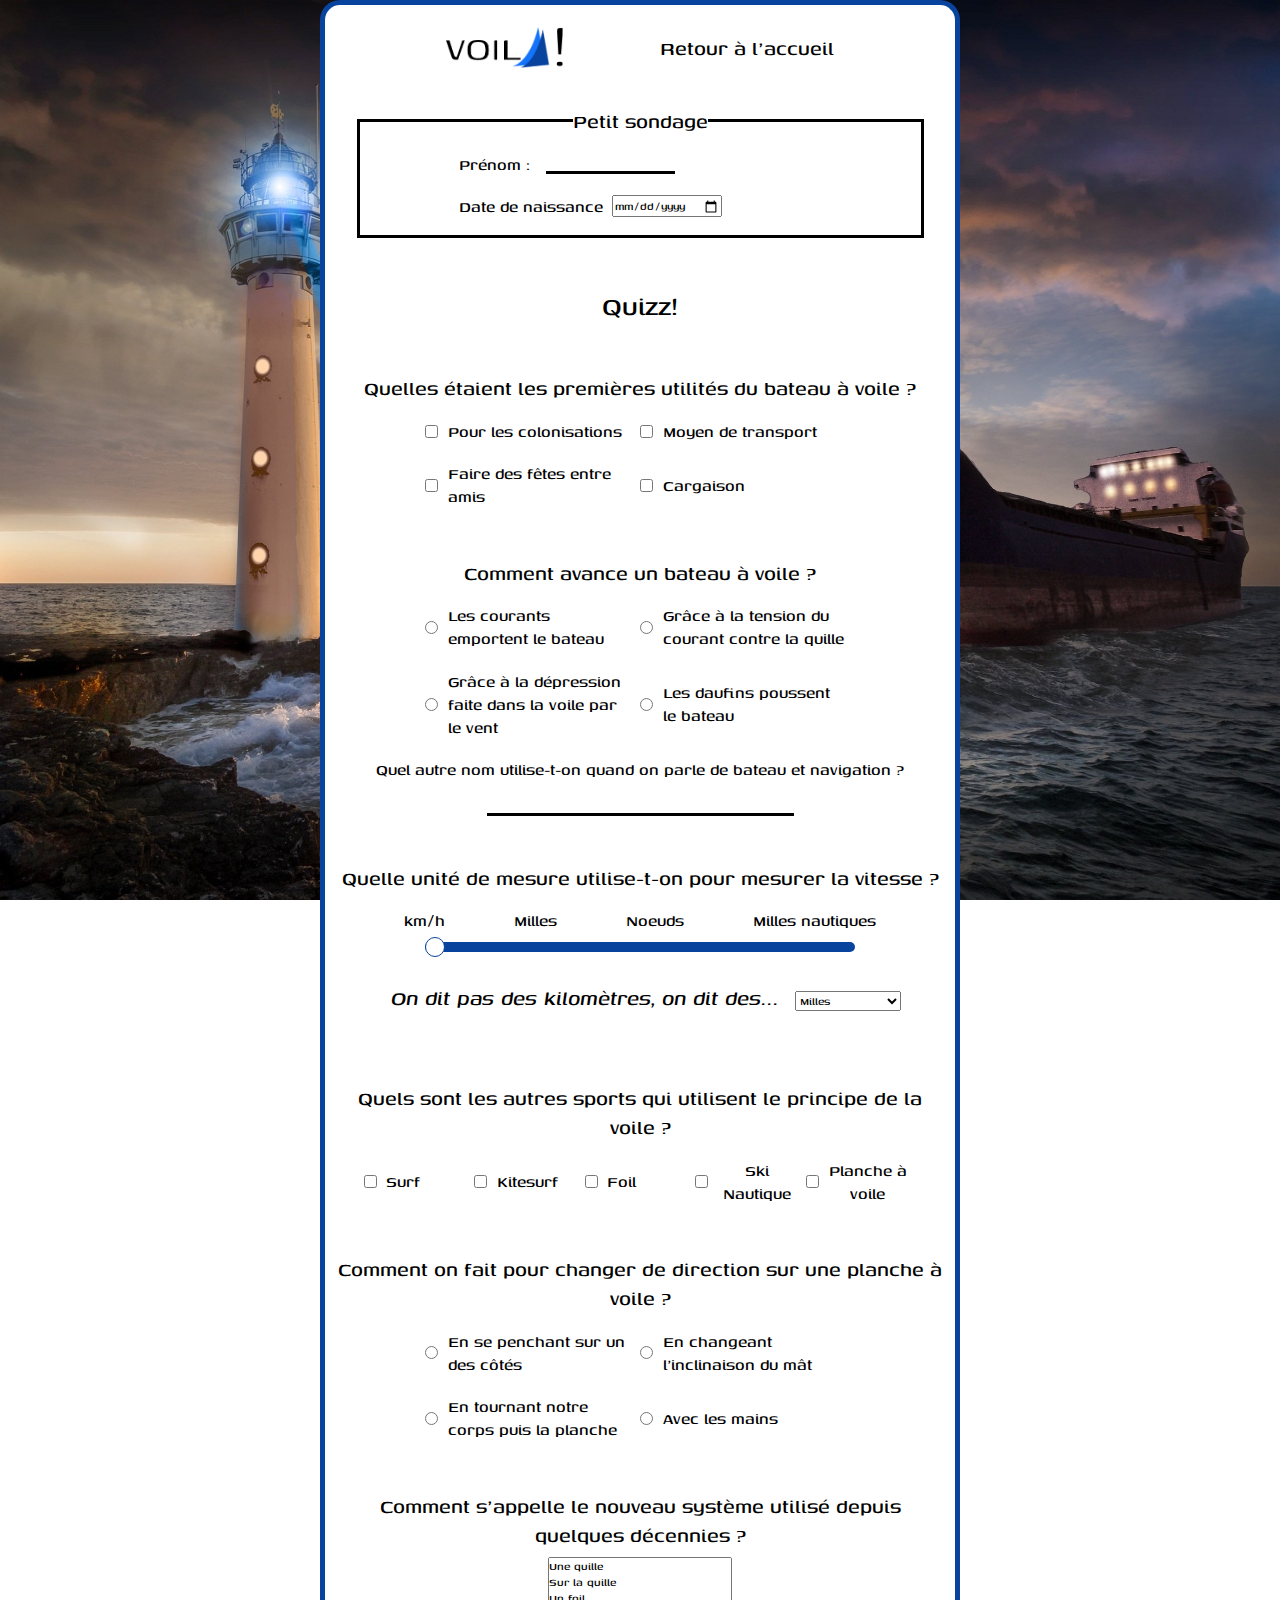
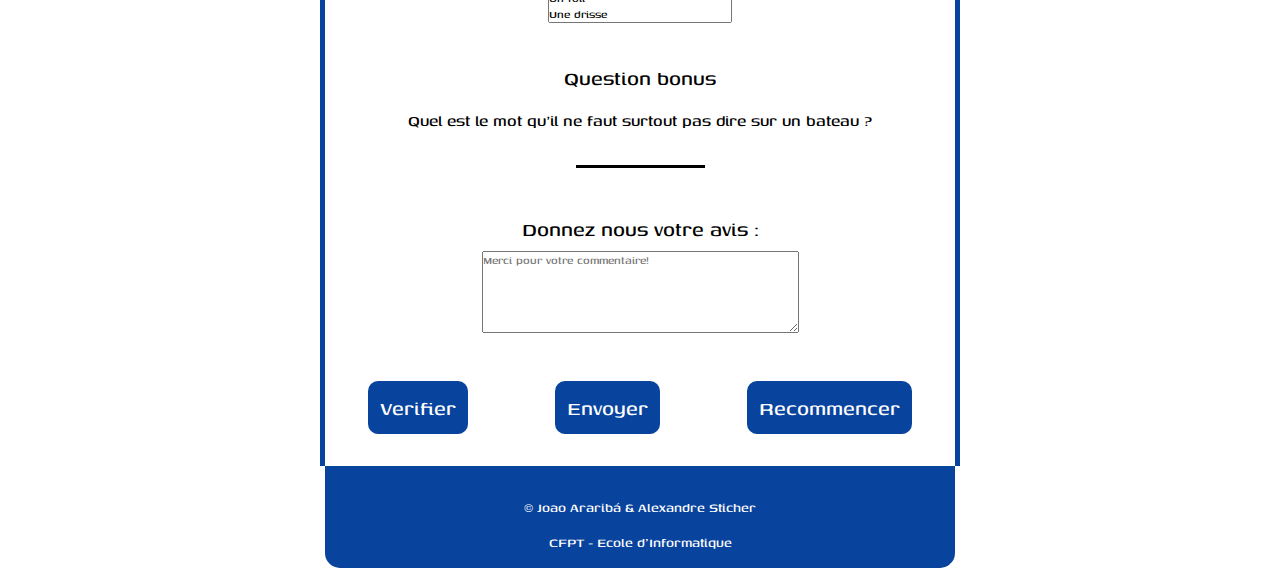
<file: quiz.html>
<!DOCTYPE html>
<html lang="fr">
<!-- 
Projet : Voila! Website
Détail : Quiz (formulaire)
Auteur : Joao Araribá
Date : 15.05.2022 v1
-->

<head>
    <meta charset="UTF-8">
    <meta http-equiv="X-UA-Compatible" content="IE=edge">
    <meta name="description" content="A quiz about sail and nautism.">
    <meta name="viewport" content="width=device-width, initial-scale=1.0">
    <link rel="stylesheet" href="css/base.css">
    <link rel="stylesheet" href="css/quiz.css">
    <title>Quiz - Voila!</title>
</head>

<body>
    <header>
        <img src="img/logo1.png" alt="logo">
        <nav><a tabindex="0" href="index.html">Retour à l'accueil</a></nav>
    </header>

    <main>
        <form action="" method="GET">

            <fieldset>
                <legend>Petit sondage</legend>

                <ul>
                    <li>
                        <label for="name">Prénom :</label>
                        <input required tabindex="1" id="name" name="name" type="text">
                    </li>

                    <li>
                        <label for="birthday">Date de naissance</label>
                        <input tabindex="2" id="birthday" name="birthday" type="date">
                    </li>
                </ul>
            </fieldset>

            <h1 id="start">Quizz!</h1>

            <fieldset>
                <legend>Quelles étaient les premières utilités du bateau à voile ?</legend>
                <ul>
                    <li class="liBasis100">
                        <input tabindex="3" type="checkbox" name="premiereUtilite[]" id="colonisations" value="colonisations">
                        <label for="colonisations">Pour les colonisations</label>
                    </li>

                    <li class="liBasis100">
                        <input tabindex="4" type="checkbox" name="premiereUtilite[]" id="moyenTransport" value="moyenTransport">
                        <label for="moyenTransport">Moyen de transport</label>
                    </li>
                    <li class="liBasis100">
                        <input tabindex="5" type="checkbox" name="premiereUtilite[]" id="fetes" value="fetes">
                        <label for="fetes">Faire des fêtes entre amis</label>
                    </li>

                    <li class="liBasis100">
                        <input tabindex="6" type="checkbox" name="premiereUtilite[]" id="cargaison" value="cargaison">
                        <label for="cargaison">Cargaison</label>
                    </li>
                </ul>
                <!-- Quel unité utilise-t-on, dans un bateau, pour mesurer la distance? -->
                <!--  -->
            </fieldset>

            <fieldset>
                <legend>Comment avance un bateau à voile ?</legend>
                <!-- Comment avance un bateau à voile? -->
                <ul>
                    <li class="liBasis100">
                        <input tabindex="7" type="radio" name="avanceBateau" id="courants" value="courants">
                        <label for="courants">Les courants emportent le bateau</label>
                    </li>

                    <li class="liBasis100">
                        <input tabindex="8" type="radio" name="avanceBateau" id="tensionQuille" value="tensionQuille">
                        <label for="tensionQuille">Grâce à la tension du courant contre la quille</label>
                    </li>

                    <li class="liBasis100">
                        <input tabindex="9" type="radio" name="avanceBateau" id="depressionVoile" value="depressionVoile">
                        <label for="depressionVoile">Grâce à la dépression faite dans la voile par le vent</label>
                    </li>

                    <li class="liBasis100">
                        <input tabindex="10" type="radio" name="avanceBateau" id="daufins" value="daufins">
                        <label for="daufins">Les daufins poussent le bateau</label>
                    </li>
                </ul>
                <!-- Quel unité utilise-t-on, dans un bateau, pour mesurer la distance? -->
                <!--  -->
                <label for="nautismeResponse">Quel autre nom utilise-t-on quand on parle de bateau et navigation ?</label>
                <input tabindex="11" id="nautismeResponse" type="text" name="nautismeResponse" style="width: 50%;">
            </fieldset>

            <fieldset>
                <legend>Quelle unité de mesure utilise-t-on pour mesurer la vitesse ?</legend>

                <div id="lblRange">
                    <label for="uniteMesure">km/h</label>
                    <label for="uniteMesure">Milles</label>
                    <label for="uniteMesure">Noeuds</label>
                    <label for="uniteMesure">Milles nautiques</label>

                </div>
                <div id="rangeInput">
                    <input tabindex="12" type="range" name="uniteMesure" id="uniteMesure" value="0" min="0" max="3">
                </div>

                <div id="secondQuesiton">
                    <label for="millesNautique"><em>On dit pas des kilomètres, on dit des...</em></label>
                    <select tabindex="13" name="millesNautique" id="millesNautique">
                       <option value="milles">Milles</option>
                       <option value="noeuds"> Noeuds</option>
                       <option value="millesNautiques">Milles Nautique</option>
                       <option value="metres">Mètres</option>
                   </select>
                </div>
            </fieldset>

            <fieldset>
                <legend>Quels sont les autres sports qui utilisent le principe de la voile ?</legend>

                <ul class="row">
                    <li class="liBasis25">
                        <input tabindex="14" type="checkbox" name="sportAutres[]" id="surf" value="surf">
                        <label for="surf">Surf</label>
                    </li>

                    <li class="liBasis25">
                        <input tabindex="15" value="kitesurf" type="checkbox" name="sportAutres[]" id="kitesurf">
                        <label for="kitesurf">Kitesurf</label>
                    </li>

                    <li class="liBasis25">
                        <input tabindex="16" value="foil" type="checkbox" name="sportAutres[]" id="foil">
                        <label for="foil">Foil</label>
                    </li>

                    <li class="liBasis25">
                        <input tabindex="17" type="checkbox" name="sportAutres[]" id="skiNautique">
                        <label for="skiNautique">Ski Nautique</label>
                    </li>

                    <li class="liBasis25">
                        <input tabindex="18" value="plancheVoile" type="checkbox" name="sportAutres[]" id="plancheVoile">
                        <label for="plancheVoile">Planche à voile</label>
                    </li>
                </ul>
            </fieldset>

            <fieldset>
                <legend>Comment on fait pour changer de direction sur une planche à voile ?</legend>

                <ul>
                    <li class="liBasis100">
                        <input tabindex="19" type="radio" name="directionPlanche" id="inclinaison" value="inclinaison">
                        <label for="inclinaison">En se penchant sur un des côtés</label>
                    </li>

                    <li class="liBasis100">
                        <input tabindex="20" type="radio" name="directionPlanche" id="mat" value="mat">
                        <label for="mat">En changeant l'inclinaison du mât</label>
                    </li>
                    <li class="liBasis100">
                        <input type="radio" tabindex="21" name="directionPlanche" id="corps" value="corps">
                        <label for="corps">En tournant notre corps puis la planche</label>
                    </li>

                    <li class="liBasis100">
                        <input type="radio" tabindex="22" name="directionPlanche" id="avecMains" value="avecMains">
                        <label for="avecMains">Avec les mains</label>
                    </li>
                </ul>
            </fieldset>

            <fieldset>
                <legend>Comment s'appelle le nouveau système utilisé depuis quelques décennies ?</legend>

                <select tabindex="23" multiple name="systemeFoil" id="systemeFoil">
                    <option value="quille">Une quille</option>
                    <option value="surQuille">Sur la quille</option>
                    <option value="foil">Un foil</option>
                    <option value="drisse">Une drisse</option>
                    <option value="surMat">Sur le mât</option>
                    <option value="hale-bas">Hale-bas</option>
                </select>
            </fieldset>

            <fieldset>
                <legend>Question bonus</legend>
                <label for="motInterdit">Quel est le mot qu'il ne faut surtout pas dire sur un bateau ?</label>
                <input tabindex="24" type="text" name="motInterdit" id="motInterdit">
            </fieldset>

            <fieldset>
                <legend>Donnez nous votre avis :</legend>
                <textarea tabindex="25" name="comment" id="comment" cols="50" rows="5" placeholder="Merci pour votre commentaire!"></textarea>
            </fieldset>

            <input tabindex="26" id="verifier" type="button" value="Verifier">
            <input type="submit" id="envoyer" tabindex="27" value="Envoyer">
            <input type="reset" tabindex="28" id="resetBtn" value="Recommencer">
        </form>
    </main>
    <footer>
        <p>&copy; Joao Araribá & Alexandre Sticher</p>
        <p>CFPT - Ecole d'Informatique</p>
    </footer>

    <!-- <script src="scripts/quiz.js"></script> -->
</body>

</html>
</file>
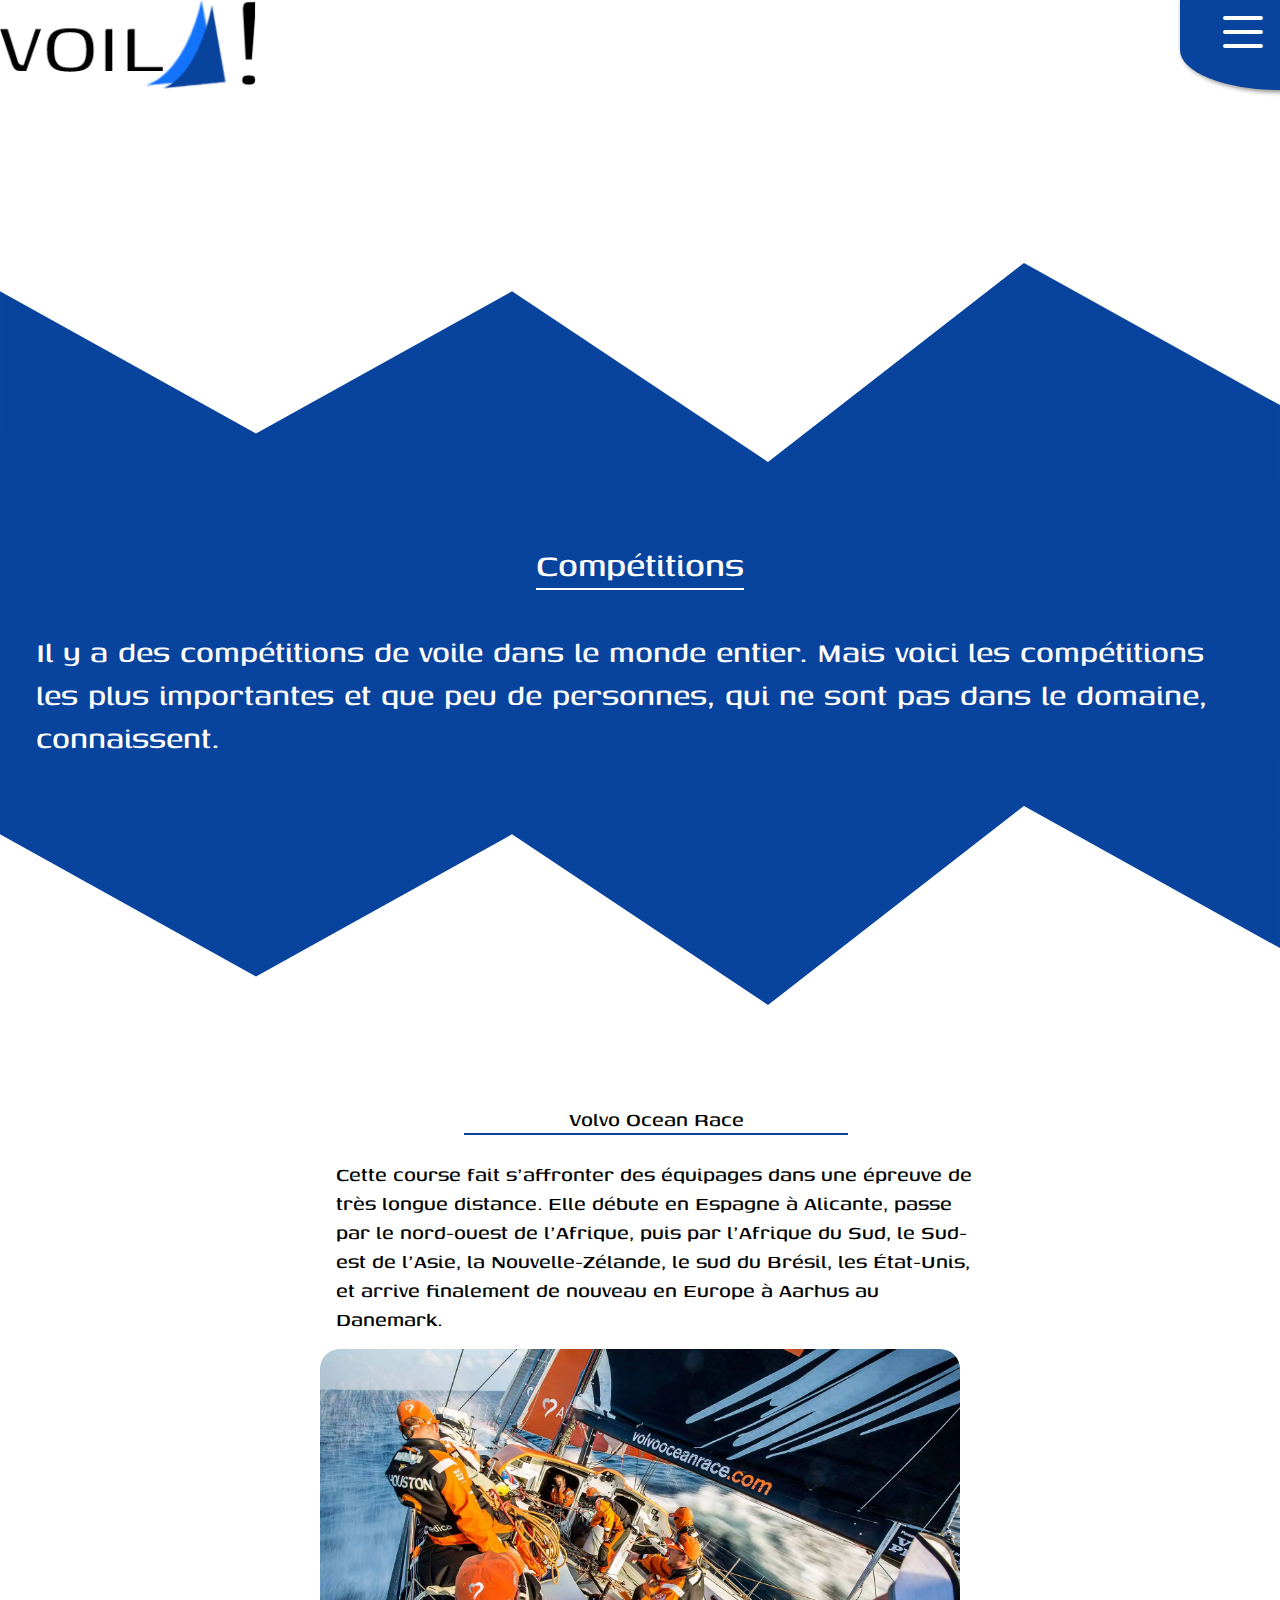
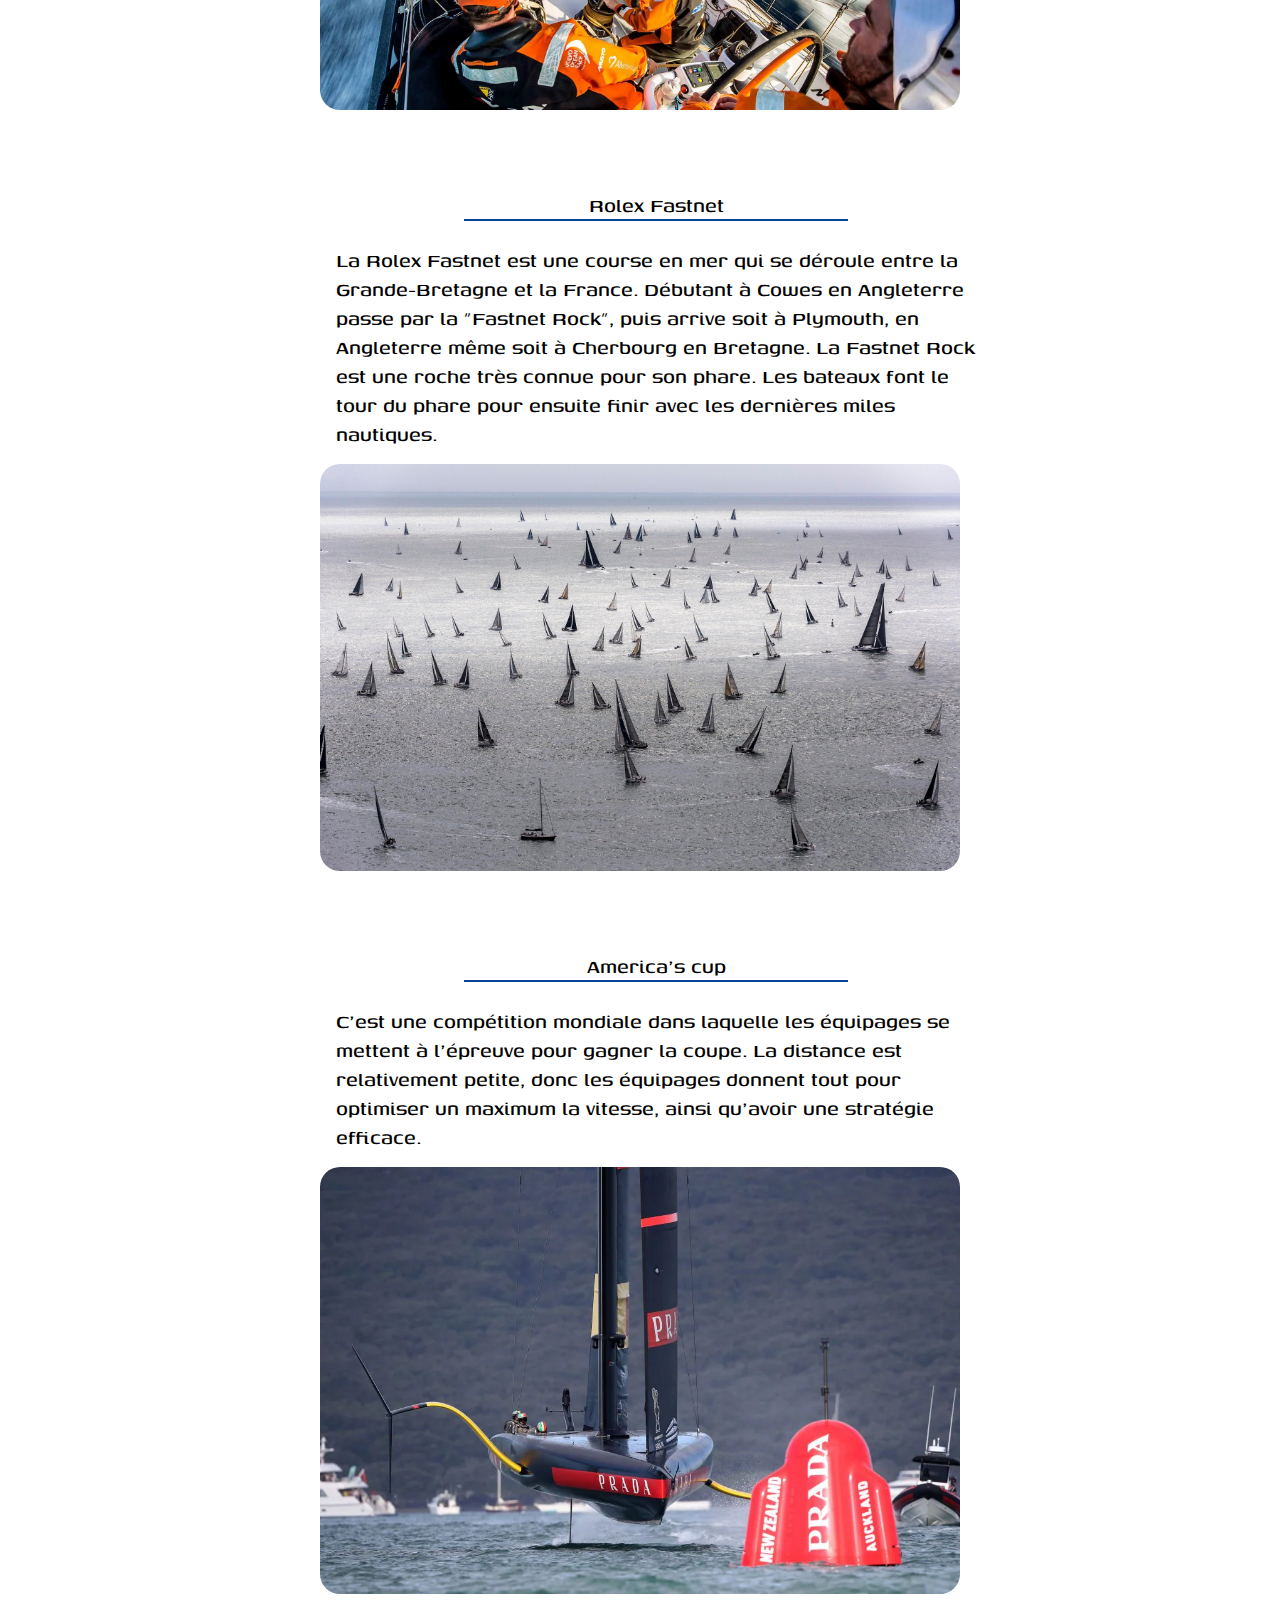
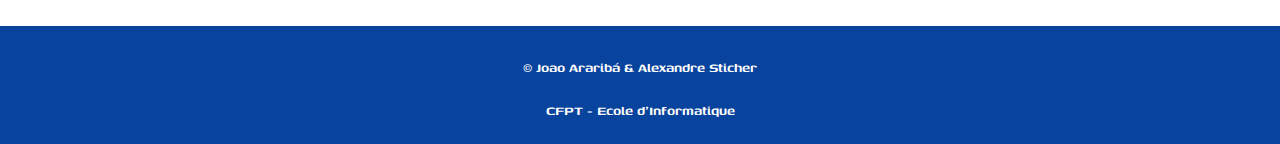
<file: views/competitions.html>
<!DOCTYPE html>
<html lang="fr">

<!-- 
    Projet : Voila! Website
    Détail : page de presentation des compétitions
    Auteur : Joao Araribá ( Alexandre Sticher- v1)
    Date : 17.05.2022 v1
    Date : 05.10.2022 v2
 -->

<head>
    <meta charset="UTF-8">
    <meta http-equiv="X-UA-Compatible" content="IE=edge">
    <meta name="viewport" content="width=device-width, initial-scale=1.0">
    <link rel="stylesheet" href="css/base.css">
    <link rel="stylesheet" href="css/competitions.css">
    <link rel="stylesheet" href="https://unpkg.com/aos@next/dist/aos.css" />
    <title>Qu'est ce que la voile? - Voila!</title>
</head>

<body>
    <header data-aos="fade-down">
        <img src="img/logo1.png" alt="logo">
        <div id="hamburguer">
            <div id="barresTop"></div>
            <div id="barresMiddle"></div>
            <div id="barresBottom"></div>
        </div>

        <nav id="menu">
            <ul>
                <li><a href="index.html">Accueil</a></li>
                
                <li><a href="galerieBateaux.html">Bateaux</a></li>
            </ul>
        </nav>
    </header>
    <main>

        <section id="section2">

            <article>
                <img src="img/pageCompet/volvoOceanRace.webp" alt="bateau Persico 69f">
                <!-- Source : https://www.volvogroup.com/en/about-us/history-and-r-d-milestones/volvo-ocean-race.html -->

                <div role="article">
                    <h2>Volvo Ocean Race</h2>
                    <p>Cette course fait s'affronter des équipages dans une épreuve de très longue distance. Elle débute en Espagne à Alicante, passe par le nord-ouest de l'Afrique, puis par l'Afrique du Sud, le Sud-est de l'Asie, la Nouvelle-Zélande, le
                        sud du Brésil, les État-Unis, et arrive finalement de nouveau en Europe à Aarhus au Danemark.</p>
                </div>
            </article>
            <article>
                <img src="img/pageCompet/fastnetImg.jpeg" alt="bateau laser">
                <!-- Source : https://www.rolexfastnetrace.com/fr/actualites/1122-cherbourg-en-cotentin-pret-a-accueillir-la-rolex-fastnet-race-2023 -->

                <div role="article">
                    <h2>Rolex Fastnet</h2>
                    <p>La Rolex Fastnet est une course en mer qui se déroule entre la Grande-Bretagne et la France. Débutant à Cowes en Angleterre passe par la "Fastnet Rock", puis arrive soit à Plymouth, en Angleterre même soit à Cherbourg en Bretagne.
                        La Fastnet Rock est une roche très connue pour son phare. Les bateaux font le tour du phare pour ensuite finir avec les dernières miles nautiques.
                    </p>
                </div>
            </article>
            <article>
                <img src="img/pageCompet/americas-cup.webp" alt="bateau F50">
                <!-- Source : https://www.fanpage.it/sport/altri-sport/prada-cup-al-via-luna-rossa-sogna-lamericas-cup-2021-calendario-e-regolamento/ -->

                <div role="article">
                    <h2>America's cup</h2>
                    <p>C'est une compétition mondiale dans laquelle les équipages se mettent à l'épreuve pour gagner la coupe. La distance est relativement petite, donc les équipages donnent tout pour optimiser un maximum la vitesse, ainsi qu'avoir une stratégie
                        efficace.
                    </p>
                </div>
            </article>
        </section>

        <svg xmlns="http://www.w3.org/2000/svg" viewBox="0 0 1440 320" id="vague">
            <path fill="#08439D" fill-opacity="1" d="M0,96L288,256L576,96L864,288L1152,64L1440,224L1440,0L1152,0L864,0L576,0L288,0L0,0Z"></path>
        </svg>
        <section id="section1">

            <h1>Compétitions</h1>
            <article id="text">
                <p>
                    Il y a des compétitions de voile dans le monde entier. Mais voici les compétitions les plus importantes et que peu de personnes, qui ne sont pas dans le domaine, connaissent.
                </p>
            </article>

        </section>
        <svg xmlns="http://www.w3.org/2000/svg" viewBox="0 0 1440 320">
            <path fill="#08439D" fill-opacity="1" d="M0,96L288,256L576,96L864,288L1152,64L1440,224L1440,320L1152,320L864,320L576,320L288,320L0,320Z"></path>
            </svg>
    </main>
    <footer>
        <p>&copy; Joao Araribá & Alexandre Sticher</p>
        <p>CFPT - Ecole d'Informatique</p>
    </footer>

    <script src="../scripts/hambourguer.js"></script>
    <script src="https://unpkg.com/aos@2.3.1/dist/aos.js"></script>
    <script>
        AOS.init();
    </script>
</body>

</html>
</file>
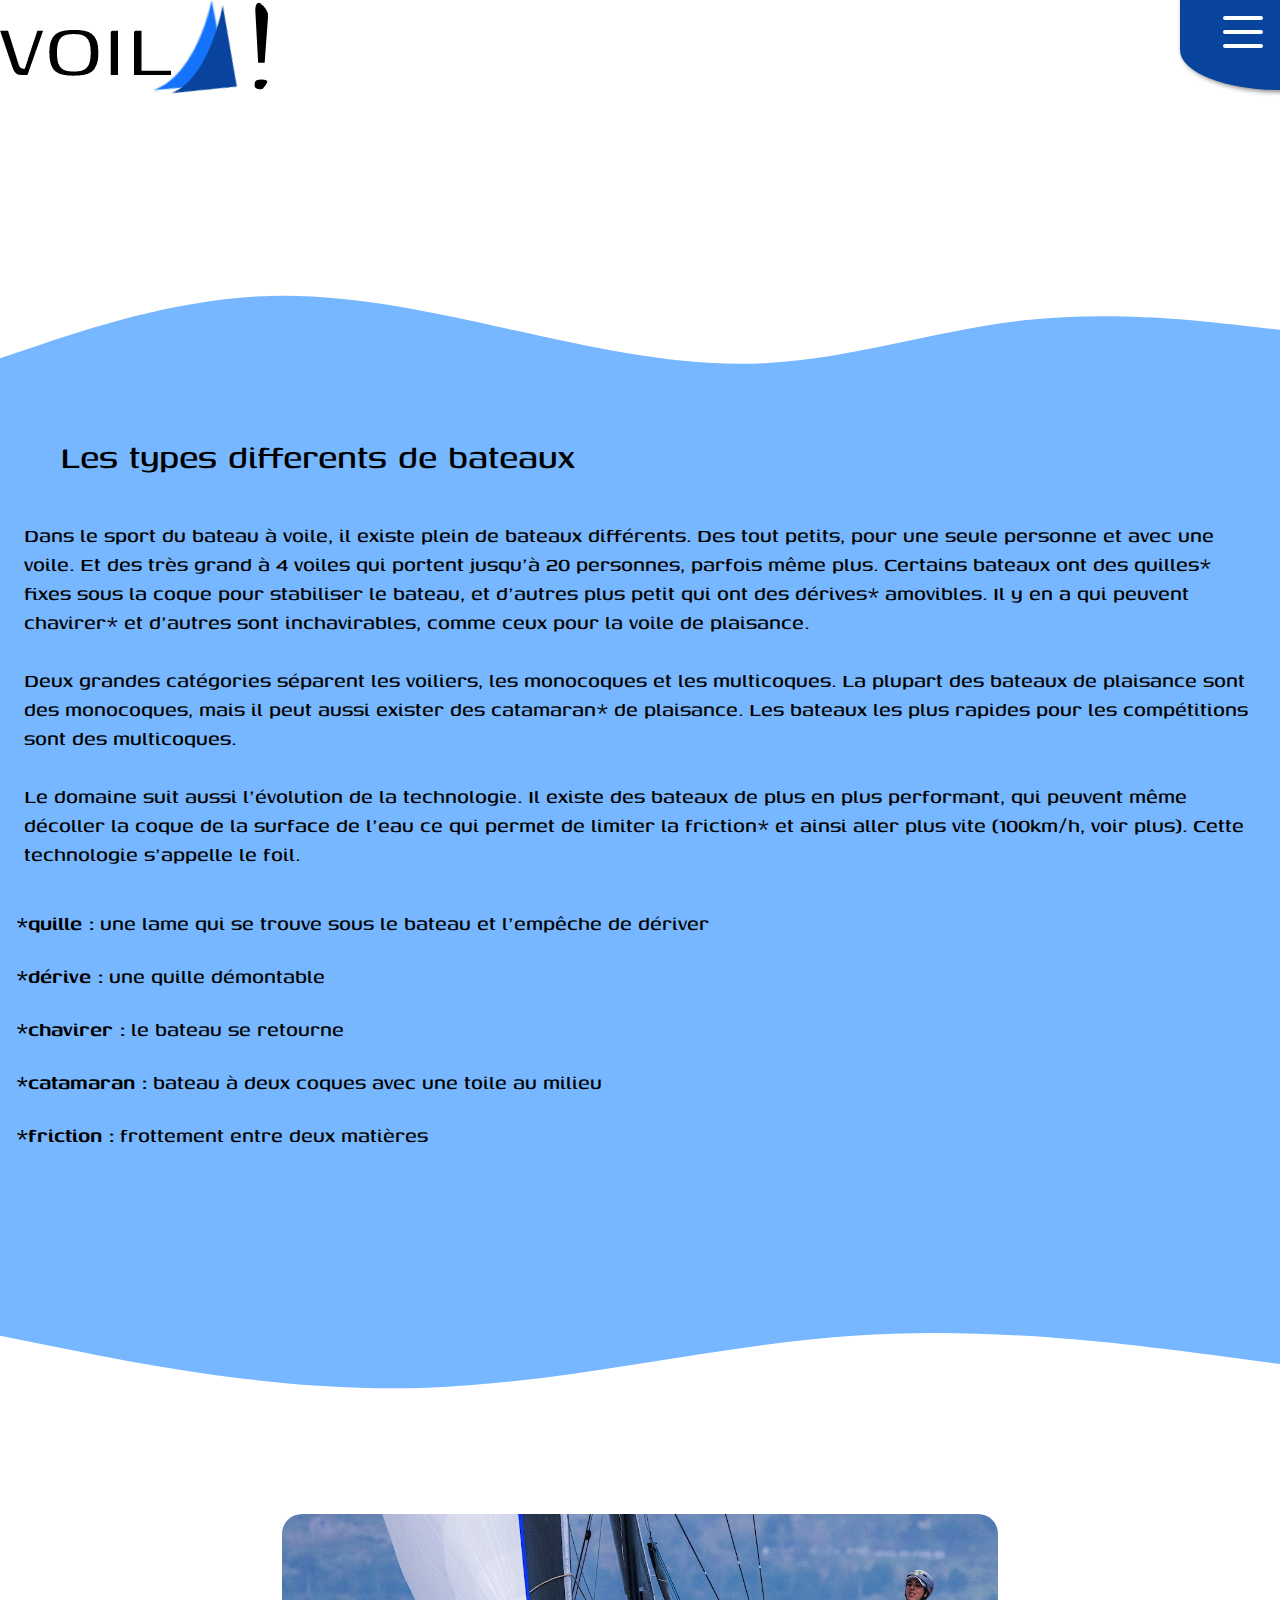
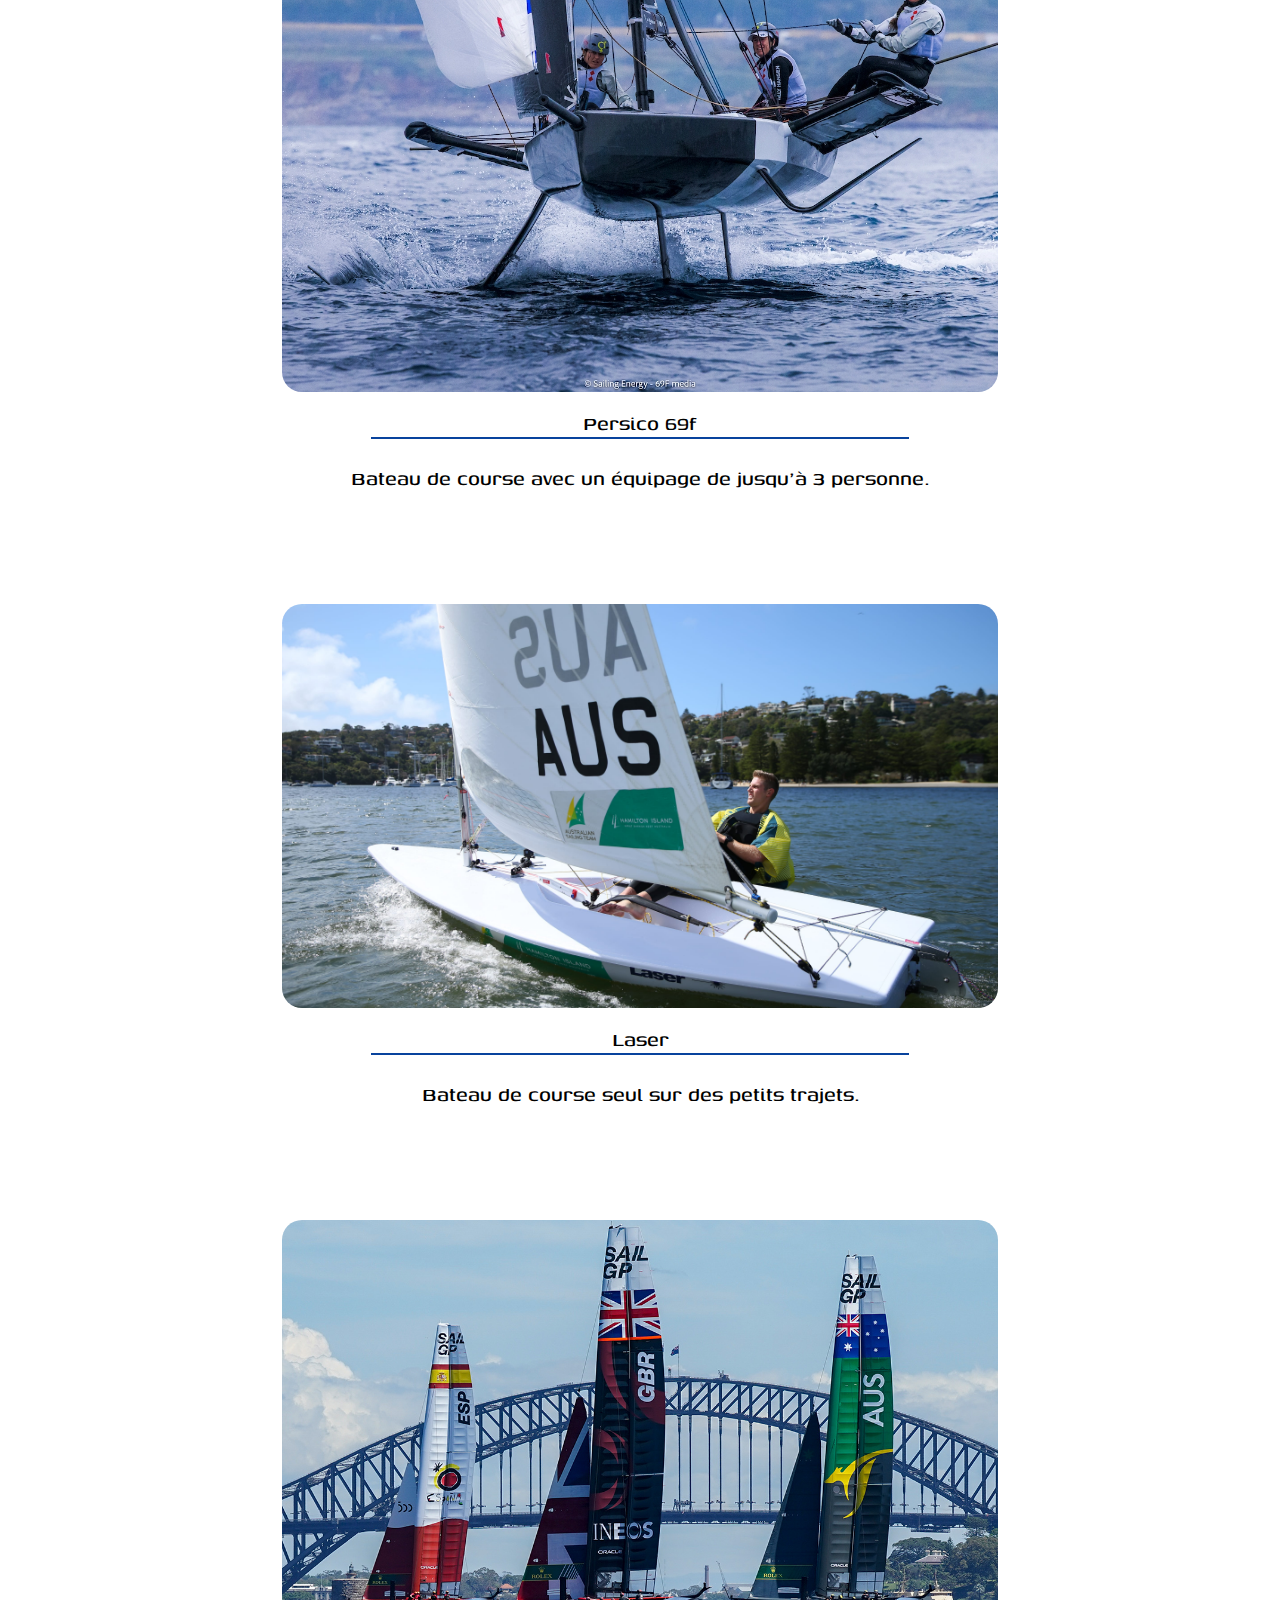
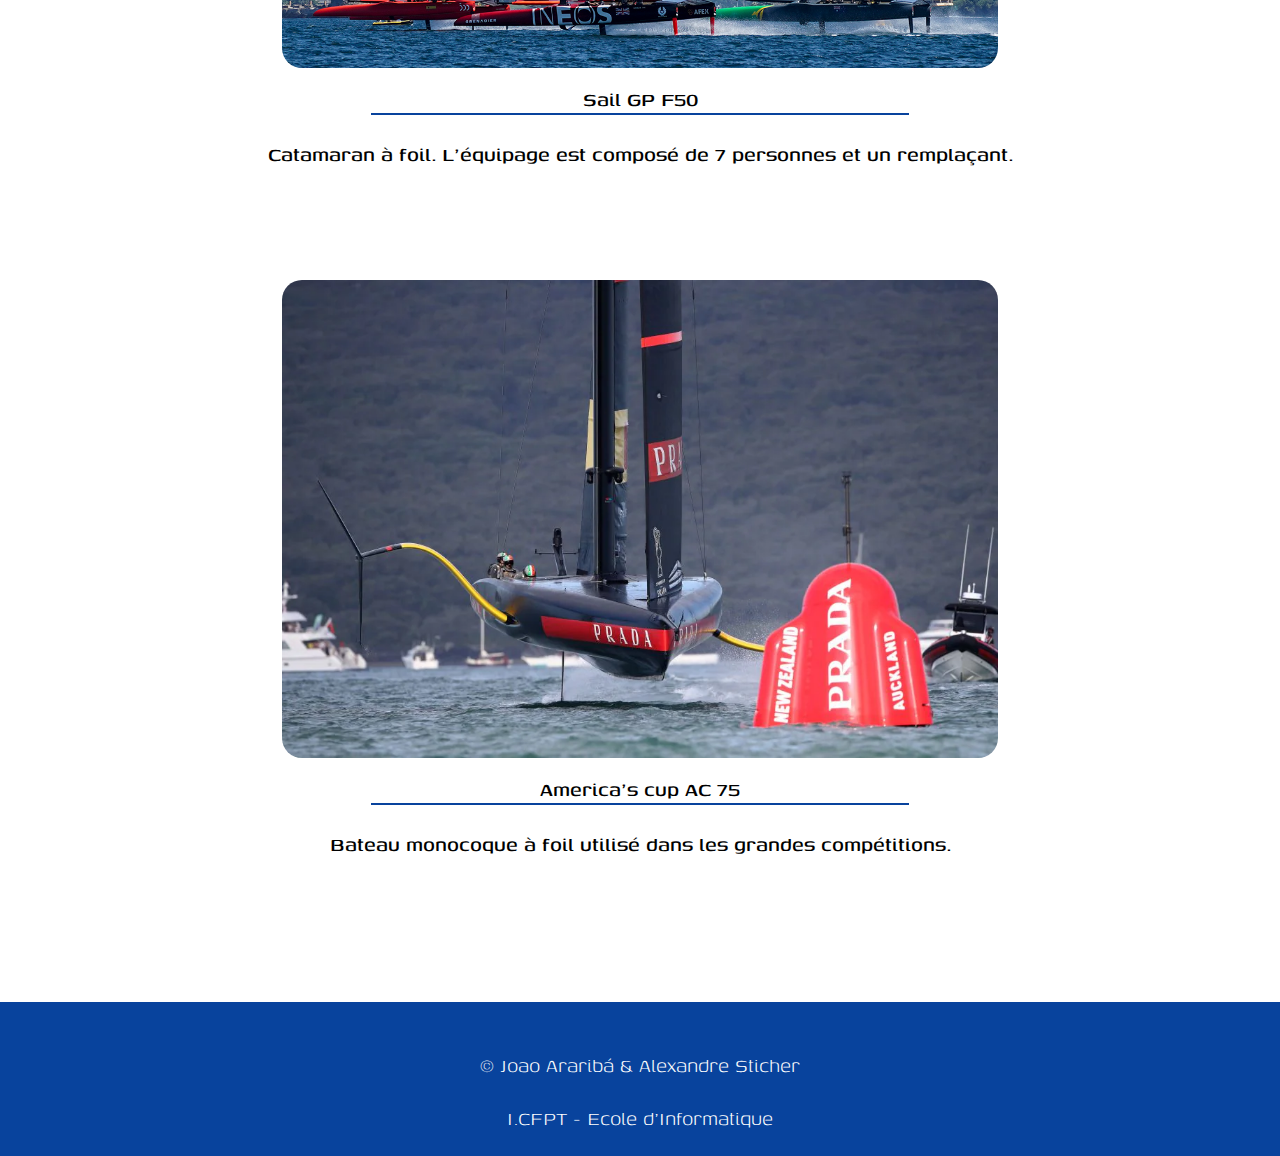
<file: views/galerieBateaux.html>
<!DOCTYPE html>
<html lang="fr">

<!-- 
    Projet : Voila! Website
    Détail : page Galerie de presentation Bateaux
    Auteur : Joao Araribá (& Alexandre Sticher - v1)
    Date : 17.05.2022 v1
    Date : 05.10.2022 v2
 -->

<head>
    <meta charset="UTF-8">
    <meta http-equiv="X-UA-Compatible" content="IE=edge">
    <meta name="viewport" content="width=device-width, initial-scale=1.0">
    <link rel="stylesheet" href="css/base.css">
    <link rel="stylesheet" href="css/galerie-bateaux.css">
    <title>Galerie Bateaux</title>
</head>

<body>
    <header>
        <img src="img/logo1.png" alt="logo">
        <div id="hamburguer">
            <div id="barresTop"></div>
            <div id="barresMiddle"></div>
            <div id="barresBottom"></div>
        </div>

        <nav id="menu">
            <ul>
                <li><a href="index.html">Accueil</a></li>
                <li><a href="competitions.html">Compétitions</a></li>
            </ul>
        </nav>
    </header>

    <main>
        <svg xmlns="http://www.w3.org/2000/svg" viewBox="0 0 1440 320"><path fill="#77B7FF" fill-opacity="1" d="M0,160L48,144C96,128,192,96,288,90.7C384,85,480,107,576,128C672,149,768,171,864,165.3C960,160,1056,128,1152,117.3C1248,107,1344,117,1392,122.7L1440,128L1440,320L1392,320C1344,320,1248,320,1152,320C1056,320,960,320,864,320C768,320,672,320,576,320C480,320,384,320,288,320C192,320,96,320,48,320L0,320Z"></path></svg>
        <section id="section1">

            <article id="text">
                <h1>Les types differents de bateaux</h1>
                <p>
                    Dans le sport du bateau à voile, il existe plein de bateaux différents.
                     Des tout petits, pour une seule personne et avec une voile. Et des très 
                     grand à 4 voiles qui portent jusqu'à 20 personnes, parfois même plus. 
                     Certains bateaux ont des quilles* fixes
                    sous la coque pour stabiliser le bateau, et d'autres plus petit qui 
                    ont des dérives* amovibles. Il y en a qui peuvent chavirer* et d'autres sont inchavirables,
                     comme ceux pour la voile de plaisance.
                    <br>
                    <br> Deux grandes catégories séparent les voiliers, les monocoques et les multicoques.
                     La plupart des bateaux de plaisance sont des monocoques, mais il peut aussi exister 
                     des catamaran* de plaisance. Les bateaux les plus rapides pour
                    les compétitions sont des multicoques.
                    <br>
                    <br> Le domaine suit aussi l'évolution de la technologie. Il existe des bateaux de plus en plus 
                    performant, qui peuvent même décoller la coque de la surface de l'eau ce qui permet de limiter la friction*
                    et ainsi aller plus vite (100km/h, voir
                    plus). Cette technologie s'appelle le foil.
                </p>
            </article>

            <aside>
                <p> <strong>*quille :</strong> une lame qui se trouve sous le bateau et l'empêche de dériver</p>
                <p> <strong>*dérive :</strong> une quille démontable</p> 
                <p> <strong>*chavirer :</strong> le bateau se retourne</p>
                <p> <strong>*catamaran :</strong> bateau à deux coques avec une toile au milieu</p>
                <p> <strong>*friction :</strong> frottement entre deux matières</p>
            </aside>

        </section>
        <svg xmlns="http://www.w3.org/2000/svg" viewBox="0 0 1440 320"><path fill="#77B7FF" fill-opacity="1" d="M0,192L80,208C160,224,320,256,480,250.7C640,245,800,203,960,192C1120,181,1280,203,1360,213.3L1440,224L1440,0L1360,0C1280,0,1120,0,960,0C800,0,640,0,480,0C320,0,160,0,80,0L0,0Z"></path></svg>
        <section id="section2">

            <article>
                <img src="img/pageBateaux/69f.jpeg" alt="bateau Persico 69f">
                <!-- Source :  https://69fsailing.com/top-pros-take-flight-in-the-69f-pro-cup/-->
                <div role="article">
                    <h2>Persico 69f</h2>
                    <p>Bateau de course avec un équipage de jusqu'à 3 personne.</p>
                </div>
            </article>
            <article>
                <img src="img/pageBateaux/laser.jpeg" alt="bateau laser">
                <!-- Source : https://olympics.com/en/news/tokyo-2020-sailing-day-8-final -->

                <div role="article">
                    <h2>Laser</h2>
                    <p>Bateau de course seul sur des petits trajets.</p>
                </div>
            </article>
            <article>
                <img src="img/pageBateaux/gpSail.jpeg" alt="bateau F50">
                <!-- Source :  https://www.mysailing.com.au/sailgp-will-return-to-sydney-harbour-in-season-2/ -->

                <div role="article">
                    <h2>Sail GP F50</h2>
                    <p>Catamaran à foil. L'équipage est composé de 7 personnes et un remplaçant.</p>
                </div>
            </article>
            <article>
                <img src="img/pageBateaux/americas-cup.webp" alt="bateau america's cup : AC75">
                <!-- Source : https://www.fanpage.it/sport/altri-sport/prada-cup-al-via-luna-rossa-sogna-lamericas-cup-2021-calendario-e-regolamento/ -->

                <div role="article">
                    <h2>America's cup AC 75</h2>
                    <p>Bateau monocoque à foil utilisé dans les grandes compétitions.</p>
                </div>

            </article>
            <article></article>

        </section>

    </main>

    <footer>
        <p>&copy; Joao Araribá & Alexandre Sticher</p>
        <p>I.CFPT - Ecole d'Informatique</p>
    </footer>
    <script src="../scripts/hambourguer.js"></script>
</body>


</html>
</file>
<file: css/base.css>
/* 
    Projet : Voila! Website
    Détail : CSS - Base
    Auteur : Joao Araribá & Alexandre Sticher
    Date : 17.05.02 v1
*/

@import url('https://fonts.googleapis.com/css2?family=Genos&family=Source+Serif+4&display=swap');
@import url('https://fonts.googleapis.com/css2?family=Rubik&display=swap');
html * {
    box-sizing: border-box;
    margin: 0;
    padding: 0;
    font-family: 'Genos', 'Source Serif 4', sans-serif;
    font-weight: 500;
    --primaryColor-: #134D66;
    --secondaryColor-: #357380;
    --backgroundColor-: rgb(8, 67, 157, 1);
}

body {
    margin: auto;
    width: 100vw;
    height: 100vh;
    max-width: 1700px;
}

p {
    /* font-family: 'Rubik', sans-serif; */
}

header {
    width: 100%;
    display: flex;
    justify-content: space-between;
}

header>nav ul {
    display: flex;
    justify-content: space-between;
    align-items: center;
}

header>nav ul li {
    list-style: none;
    margin: 1em;
}

a {
    color: black;
    text-decoration: none;
}

main {
    width: 100%;
}

p {
    margin-top: 1em;
}

footer {
    padding: 1em;
    width: 100%;
    color: black;
    display: flex;
    justify-content: center;
    align-items: center;
    flex-direction: column;
}

#tableau {
    overflow-x: auto;
}
</file>
<file: css/index.css>
/* 
    Projet : Voila! Website
    Détail : CSS - Page principal
    Auteur : Joao Araribá
    Date : 17.05.02 v1
*/

main {
    width: 100%;
    display: flex;
    flex-direction: column;
}

header {
    width: 100%;
    font-size: 24px;
    background: top no-repeat url(../img/backgroundBoat.jpg);
    /* Source :  © YCM | Studio Borlenghi - https://yachtclubdemonaco.smugmug.com/Primo-Cup-Troph%C3%A9e-Credit-Suisse/HD-paid-download/i-tPpRQ4Z/A*/
    background-size: 100%;
}

#menu {
    position: fixed;
    z-index: 2;
    right: 0%;
    height: 105px;
    background: no-repeat url(../img/nav.png);
}

#menu a:hover {
    transition: 0.2s ease;
    border-bottom: solid 2px black;
}

header img {
    height: 20%;
    margin: .5em;
    margin-left: 2em;
}

section {
    padding: 1.5em;
    display: flex;
    justify-content: space-between;
    flex-wrap: wrap;
    width: 100%;
    height: 40%;
}

section:hover {
    box-shadow: gray 0px 0px 50px -30px;
}

p {
    font-size: 24px;
}

#bateauVector {
    position: absolute;
    right: 15%;
    bottom: 20%;
    width: 20%;
    margin: 1em;
    max-width: 350px;
    /* margin-right: 2em; */
}

h2 {
    font-size: 48px;
    flex-basis: 60%;
}

img {
    border-radius: 20px;
}

article {
    color: white;
    padding: 1.5em;
    background-color: #357380;
}

article a {
    color: white;
}

article>nav {
    order: 2;
    width: 40%;
    height: auto;
    display: flex;
}

article>nav a {
    width: 45%;
}

svg {
    margin: -1px 0 -1px 0;
}


/* Aside Anecdote */

aside {
    margin: 1.5em;
    /* padding:  0 0 0 1em; */
    display: flex;
    justify-content: space-between;
    flex-wrap: wrap;
    width: 60%;
    border-left: solid 2px black;
}

aside>div {
    margin: 0 0 0 1em;
    width: 30%;
    display: flex;
    justify-content: space-between;
    align-items: center;
}

aside>div h2 {
    margin: 0 1em 0 0;
}

#flecheAnec {
    display: block;
    position: relative;
    width: 30px;
    height: 30px;
    top: 5%;
    transition: 0.2s all ease;
    /* width: 0px;
    height: 0px;
    border-left: 20px solid transparent;
	border-right: 20px solid transparent;
	border-top: 25px solid rgba(8, 67, 157, 0.9); */
    background-color: transparent;
    border: solid 5px rgba(8, 67, 157, 0.9);
    /* background-color: rgba(8, 67, 157, 0.9); */
    border-radius: 20px;
}

#anecdote {
    transition: 0.2s all ease;
    position: absolute;
    left: -30000px;
    top: 160%;
}


/* Smartphone */

@media (max-width:768px) {
    /* main{
        padding: 1.5em;
    } */
    header {
        transition: 0.4s all ease;
        min-height: 100px;
        width: 100%;
        background: no-repeat url(../img/PrimoCupEdited.png);
        background-color: rgb(255, 255, 255, 1);
        background-size: 100%;
    }
    header img {
        width: 40%;
    }
    #articleDiv {
        display: flex;
        flex-wrap: wrap;
        justify-content: space-between;
    }
    img {
        margin: 1em 0 1em 0;
        width: 100%;
    }
    h2 {
        font-size: 240%;
    }
    #start p {
        width: 100%;
        order: 1;
    }
    #bateauVector {
        position: relative;
        right: 0;
        bottom: 0;
        height: auto;
        margin: 0;
        width: 30%;
        transform: rotate(-3.45deg);
    }
    p {
        display: flex;
        flex-direction: column;
        align-items: center;
        width: 100%;
        margin-bottom: 1em;
    }
    section {
        margin: 0em 0 2em 0;
        align-items: center;
    }
    section>div {
        order: -1;
    }
    /* Aside - Anecdote */
    aside {
        width: 85%;
    }
    #btnDiv {
        transition: 0.1ms ease-in all;
        width: 65%;
    }
    article {
        display: flex;
        flex-wrap: wrap;
        justify-content: space-around;
        width: 100%;
    }
    article h2 {
        flex-basis: 100%;
        text-align: center;
    }
    article a {
        font-size: 20px;
        text-align: center;
        width: 40%;
        order: 2;
        display: flex;
        flex-direction: column;
        justify-content: space-between;
        align-items: center;
        margin: 1em 0 0 0;
    }
    article>nav {
        width: 100%;
    }
    a img {
        margin: 0;
        height: auto;
        width: 70%;
    }
    /* Menu Burguer */
    #hamburguer {
        background-color: white;
        width: 100px;
        /* width: 80px; */
        min-height: 70px;
        max-height: 90px;
        /* height: 80px; */
        border-bottom-left-radius: 100px 40px;
        display: flex;
        flex-direction: column;
        justify-content: center;
        align-items: center;
        padding: 0 0 2% 2%;
    }
    #barresMiddle,
    #barresTop,
    #barresBottom {
        z-index: 2;
        position: relative;
        width: 40px;
        /* width: 30px; */
        /* height: 2px; */
        margin: 5px;
        border-radius: 10px;
        border: solid 2px gray;
        transition: all 0.4s ease;
    }
    #menu {
        /* display: flex; */
        z-index: 1;
        display: none;
        right: -300px;
        flex-direction: column;
        justify-content: center;
        align-items: center;
        padding: 0;
        background-image: none;
        background-color: rgba(8, 67, 157, 0.9);
        width: 100%;
        height: 100%;
        padding-top: 10%;
        font-size: 30px;
    }
    #menu ul {
        height: 100%;
        width: 100%;
        list-style: none;
        display: flex;
        flex-direction: column;
        justify-content: center;
        align-items: center;
    }
    #menu ul li {
        border-bottom: solid 1px white;
    }
    #menu a {
        color: #ffff;
    }
}


/* Tablette */

@media (min-width:769px) and (max-width:1311px) {
    header {
        transition: 0.4s all ease;
        min-height: 200px;
        width: 100%;
        background: no-repeat url(../img/PrimoCupEdited.png);
        background-color: rgb(255, 255, 255, 1);
        background-size: 100%;
    }
    header img {
        width: 25%;
    }
    #articleDiv {
        display: flex;
        flex-wrap: wrap;
        justify-content: space-between;
    }
    img {
        margin: 1em 0 1em 0;
        width: 100%;
    }
    header img {
        width: 25%;
    }
    /* #start p {
        width: 100%;
        order: 1;
    } */
    #bateauVector {
        position: relative;
        right: 10%;
        bottom: 0%;
        margin: 0;
        max-width: 362px;
        min-width: 200px;
        max-height: 388px;
        min-height: 100px;
        width: 30%;
        height: 30%;
        transform: rotate(-3.45deg);
    }
    p {
        display: flex;
        flex-direction: column;
        align-items: center;
        width: 100%;
        margin-bottom: 1em;
    }
    section p {
        font-size: 24px;
        width: 50%;
    }
    section {
        align-items: center;
    }
    section>div {
        width: 50%;
    }
    section>div p {
        width: 100%;
    }
    section img {
        width: 40%;
        min-width: 340px;
        height: auto;
        max-width: 491px;
        min-width: 350px;
        max-height: 327px;
        min-height: 233px;
        width: 45%;
        height: 45%;
    }
    #btnDiv {
        width: 65%;
    }
    /* article {
        display: flex;
        flex-wrap: wrap;
        justify-content: space-around;
        width: 100%;
    } */
    article img {
        margin: 0 1em 0 1em;
        width: 50%;
    }
    article {
        display: flex;
        flex-wrap: wrap;
        width: 100%;
        height: 30%;
    }
    article h2 {
        flex-basis: 100%;
        text-align: center;
    }
    article p {
        width: 100%;
        margin-left: 1em;
        margin-right: 2em;
    }
    article a {
        font-size: 20px;
        text-align: center;
        width: 20%;
        order: 2;
        display: flex;
        flex-direction: column;
        justify-content: space-between;
        align-items: center;
        align-self: center;
        margin: 1em 0 0 0;
    }
    a img {
        margin: 0;
        height: auto;
        width: 70%;
    }
    /* Menu Burguer */
    #hamburguer {
        background-color: white;
        width: 100px;
        /* width: 80px; */
        min-height: 70px;
        max-height: 90px;
        /* height: 80px; */
        border-bottom-left-radius: 100px 40px;
        display: flex;
        flex-direction: column;
        justify-content: center;
        align-items: center;
        padding: 0 0 2% 2%;
    }
    #barresMiddle,
    #barresTop,
    #barresBottom {
        z-index: 2;
        position: relative;
        width: 40px;
        /* width: 30px; */
        /* height: 2px; */
        margin: 5px;
        border-radius: 10px;
        border: solid 2px gray;
        transition: all 0.4s ease;
    }
    #menu {
        /* display: flex; */
        z-index: 1;
        display: none;
        right: -300px;
        flex-direction: column;
        justify-content: center;
        align-items: center;
        padding: 0;
        background-image: none;
        background-color: rgba(8, 67, 157, 0.9);
        width: 100%;
        height: 100%;
        padding-top: 10%;
        font-size: 30px;
    }
    #menu ul {
        height: 100%;
        width: 100%;
        list-style: none;
        display: flex;
        flex-direction: column;
        justify-content: center;
        align-items: center;
    }
    #menu ul li {
        border-bottom: solid 1px white;
    }
    #menu a {
        color: #ffff;
    }
}


/* Desktop */

@media (min-width:1312px) and (max-width:1699px) {
    section p {
        font-size: 24px;
        width: 50%;
    }
    section>div {
        width: 49%;
    }
    section>div p {
        width: 100%;
    }
    #menu ul {
        margin: 10px 0 10px 20px;
    }
    #menu {
        margin: 0 -10px 0 0;
    }
    #bateauVector {
        bottom: 35%;
    }
    header {
        height: 40%;
    }
    section img {
        width: 49%;
        height: auto;
    }
    /* Aside Anecdote */
    aside {
        padding: 0 0 0 1em;
    }
    article {
        display: flex;
        flex-wrap: wrap;
        width: 100%;
        height: 30%;
    }
    article h2 {
        flex-basis: 100%;
    }
    article p {
        width: 45%;
        margin-left: 1em;
        margin-right: 2em;
    }
    article img {
        margin: 0 1em 0 1em;
        width: 45%;
    }
    article a {
        order: 2;
        width: 10%;
        margin-left: 5em;
        margin-right: 2em;
        text-align: center;
        font-size: 1.2em;
    }
    article a img {
        width: 100%;
    }
    footer {
        display: flex;
        flex-direction: column;
        justify-content: center;
        align-items: center;
    }
}


/* Grand écrans */

@media (min-width:1700px) {
    section p {
        font-size: 24px;
        width: 50%;
    }
    #menu ul {
        margin: 10px 0 10px 20px;
    }
    header {
        height: 40%;
        justify-content: space-between;
    }
    #menu {
        margin: 0 -10px 0 0;
        position: relative;
    }
    #bateauVector {
        bottom: 40%;
        left: 60%;
    }
    section img {
        width: 40%;
        height: auto;
    }
    section>div {
        width: 49%;
    }
    section>div p {
        width: 100%;
    }
    /* Aside Anecdote */
    aside {
        padding: 0 0 0 1em;
    }
    article {
        display: flex;
        flex-wrap: wrap;
        width: 100%;
        height: 30%;
    }
    article h2 {
        flex-basis: 100%;
    }
    article p {
        width: 45%;
        margin-left: 1em;
        margin-right: 2em;
    }
    article img {
        margin: 0 1em 0 1em;
        width: 45%;
    }
    article a {
        order: 2;
        width: 10%;
        margin-left: 5em;
        margin-right: 2em;
        text-align: center;
        font-size: 1.2em;
    }
    article a img {
        width: 100%;
    }
    footer {
        display: flex;
        flex-direction: column;
        justify-content: center;
        align-items: center;
    }
}
</file>
<file: views/css/base.css>
/* 
    Projet : Voila! Website
    Détail : CSS - Base
    Auteur : Joao Araribá & Alexandre Sticher
    Date : 17.05.02 v1
*/

@import url('https://fonts.googleapis.com/css2?family=Genos&family=Source+Serif+4&display=swap');
@import url('https://fonts.googleapis.com/css2?family=Rubik&display=swap');
html * {
    box-sizing: border-box;
    margin: 0;
    padding: 0;
    font-family: 'Genos', 'Source Serif 4', sans-serif;
    font-weight: 500;
    --primaryColor-: #134D66;
    --secondaryColor-: #357380;
    --backgroundColor-: rgb(8, 67, 157, 1);
}

body {
    margin: auto;
    width: 100vw;
    height: 100vh;
    max-width: 1700px;
}

p {
    /* font-family: 'Rubik', sans-serif; */
}

header {
    width: 100%;
    display: flex;
    justify-content: space-between;
}

header>nav ul {
    display: flex;
    justify-content: space-between;
    align-items: center;
}

header>nav ul li {
    list-style: none;
    margin: 1em;
}

a {
    color: black;
    text-decoration: none;
}

main {
    width: 100%;
}

p {
    margin-top: 1em;
}

footer {
    padding: 1em;
    width: 100%;
    color: black;
    display: flex;
    justify-content: center;
    align-items: center;
    flex-direction: column;
}

#tableau {
    overflow-x: auto;
}
</file>
<file: views/css/index.css>
/* 
    Projet : Voila! Website
    Détail : CSS - Page principal
    Auteur : Joao Araribá
    Date : 17.05.02 v1
*/

main {
    width: 100%;
    display: flex;
    flex-direction: column;
}

header {
    width: 100%;
    font-size: 24px;
    background: top no-repeat url(../img/backgroundBoat.jpg);
    /* Source :  © YCM | Studio Borlenghi - https://yachtclubdemonaco.smugmug.com/Primo-Cup-Troph%C3%A9e-Credit-Suisse/HD-paid-download/i-tPpRQ4Z/A*/
    background-size: 100%;
}

#menu {
    position: fixed;
    z-index: 2;
    right: 0%;
    height: 105px;
    background: no-repeat url(../img/nav.png);
}

#menu a:hover {
    transition: 0.2s ease;
    border-bottom: solid 2px black;
}

header img {
    height: 20%;
    margin: .5em;
    margin-left: 2em;
}

section {
    padding: 1.5em;
    display: flex;
    justify-content: space-between;
    flex-wrap: wrap;
    width: 100%;
    height: 40%;
}

section:hover {
    box-shadow: gray 0px 0px 50px -30px;
}

p {
    font-size: 24px;
}

#bateauVector {
    position: absolute;
    right: 15%;
    bottom: 20%;
    width: 20%;
    margin: 1em;
    max-width: 350px;
    /* margin-right: 2em; */
}

h2 {
    font-size: 48px;
    flex-basis: 60%;
}

img {
    border-radius: 20px;
}

article {
    color: white;
    padding: 1.5em;
    background-color: #357380;
}

article a {
    color: white;
}

article>nav {
    order: 2;
    width: 40%;
    height: auto;
    display: flex;
}

article>nav a {
    width: 45%;
}

svg {
    margin: -1px 0 -1px 0;
}


/* Aside Anecdote */

aside {
    margin: 1.5em;
    /* padding:  0 0 0 1em; */
    display: flex;
    justify-content: space-between;
    flex-wrap: wrap;
    width: 60%;
    border-left: solid 2px black;
}

aside>div {
    margin: 0 0 0 1em;
    width: 30%;
    display: flex;
    justify-content: space-between;
    align-items: center;
}

aside>div h2 {
    margin: 0 1em 0 0;
}

#flecheAnec {
    display: block;
    position: relative;
    width: 30px;
    height: 30px;
    top: 5%;
    transition: 0.2s all ease;
    /* width: 0px;
    height: 0px;
    border-left: 20px solid transparent;
	border-right: 20px solid transparent;
	border-top: 25px solid rgba(8, 67, 157, 0.9); */
    background-color: transparent;
    border: solid 5px rgba(8, 67, 157, 0.9);
    /* background-color: rgba(8, 67, 157, 0.9); */
    border-radius: 20px;
}

#anecdote {
    transition: 0.2s all ease;
    position: absolute;
    left: -30000px;
    top: 160%;
}


/* Smartphone */

@media (max-width:768px) {
    /* main{
        padding: 1.5em;
    } */
    header {
        transition: 0.4s all ease;
        min-height: 100px;
        width: 100%;
        background: no-repeat url(../img/PrimoCupEdited.png);
        background-color: rgb(255, 255, 255, 1);
        background-size: 100%;
    }
    header img {
        width: 40%;
    }
    #articleDiv {
        display: flex;
        flex-wrap: wrap;
        justify-content: space-between;
    }
    img {
        margin: 1em 0 1em 0;
        width: 100%;
    }
    h2 {
        font-size: 240%;
    }
    #start p {
        width: 100%;
        order: 1;
    }
    #bateauVector {
        position: relative;
        right: 0;
        bottom: 0;
        height: auto;
        margin: 0;
        width: 30%;
        transform: rotate(-3.45deg);
    }
    p {
        display: flex;
        flex-direction: column;
        align-items: center;
        width: 100%;
        margin-bottom: 1em;
    }
    section {
        margin: 0em 0 2em 0;
        align-items: center;
    }
    section>div {
        order: -1;
    }
    /* Aside - Anecdote */
    aside {
        width: 85%;
    }
    #btnDiv {
        transition: 0.1ms ease-in all;
        width: 65%;
    }
    article {
        display: flex;
        flex-wrap: wrap;
        justify-content: space-around;
        width: 100%;
    }
    article h2 {
        flex-basis: 100%;
        text-align: center;
    }
    article a {
        font-size: 20px;
        text-align: center;
        width: 40%;
        order: 2;
        display: flex;
        flex-direction: column;
        justify-content: space-between;
        align-items: center;
        margin: 1em 0 0 0;
    }
    article>nav {
        width: 100%;
    }
    a img {
        margin: 0;
        height: auto;
        width: 70%;
    }
    /* Menu Burguer */
    #hamburguer {
        background-color: white;
        width: 100px;
        /* width: 80px; */
        min-height: 70px;
        max-height: 90px;
        /* height: 80px; */
        border-bottom-left-radius: 100px 40px;
        display: flex;
        flex-direction: column;
        justify-content: center;
        align-items: center;
        padding: 0 0 2% 2%;
    }
    #barresMiddle,
    #barresTop,
    #barresBottom {
        z-index: 2;
        position: relative;
        width: 40px;
        /* width: 30px; */
        /* height: 2px; */
        margin: 5px;
        border-radius: 10px;
        border: solid 2px gray;
        transition: all 0.4s ease;
    }
    #menu {
        /* display: flex; */
        z-index: 1;
        display: none;
        right: -300px;
        flex-direction: column;
        justify-content: center;
        align-items: center;
        padding: 0;
        background-image: none;
        background-color: rgba(8, 67, 157, 0.9);
        width: 100%;
        height: 100%;
        padding-top: 10%;
        font-size: 30px;
    }
    #menu ul {
        height: 100%;
        width: 100%;
        list-style: none;
        display: flex;
        flex-direction: column;
        justify-content: center;
        align-items: center;
    }
    #menu ul li {
        border-bottom: solid 1px white;
    }
    #menu a {
        color: #ffff;
    }
}


/* Tablette */

@media (min-width:769px) and (max-width:1311px) {
    header {
        transition: 0.4s all ease;
        min-height: 200px;
        width: 100%;
        background: no-repeat url(../img/PrimoCupEdited.png);
        background-color: rgb(255, 255, 255, 1);
        background-size: 100%;
    }
    header img {
        width: 25%;
    }
    #articleDiv {
        display: flex;
        flex-wrap: wrap;
        justify-content: space-between;
    }
    img {
        margin: 1em 0 1em 0;
        width: 100%;
    }
    header img {
        width: 25%;
    }
    /* #start p {
        width: 100%;
        order: 1;
    } */
    #bateauVector {
        position: relative;
        right: 10%;
        bottom: 0%;
        margin: 0;
        max-width: 362px;
        min-width: 200px;
        max-height: 388px;
        min-height: 100px;
        width: 30%;
        height: 30%;
        transform: rotate(-3.45deg);
    }
    p {
        display: flex;
        flex-direction: column;
        align-items: center;
        width: 100%;
        margin-bottom: 1em;
    }
    section p {
        font-size: 24px;
        width: 50%;
    }
    section {
        align-items: center;
    }
    section>div {
        width: 50%;
    }
    section>div p {
        width: 100%;
    }
    section img {
        width: 40%;
        min-width: 340px;
        height: auto;
        max-width: 491px;
        min-width: 350px;
        max-height: 327px;
        min-height: 233px;
        width: 45%;
        height: 45%;
    }
    #btnDiv {
        width: 65%;
    }
    /* article {
        display: flex;
        flex-wrap: wrap;
        justify-content: space-around;
        width: 100%;
    } */
    article img {
        margin: 0 1em 0 1em;
        width: 50%;
    }
    article {
        display: flex;
        flex-wrap: wrap;
        width: 100%;
        height: 30%;
    }
    article h2 {
        flex-basis: 100%;
        text-align: center;
    }
    article p {
        width: 100%;
        margin-left: 1em;
        margin-right: 2em;
    }
    article a {
        font-size: 20px;
        text-align: center;
        width: 20%;
        order: 2;
        display: flex;
        flex-direction: column;
        justify-content: space-between;
        align-items: center;
        align-self: center;
        margin: 1em 0 0 0;
    }
    a img {
        margin: 0;
        height: auto;
        width: 70%;
    }
    /* Menu Burguer */
    #hamburguer {
        background-color: white;
        width: 100px;
        /* width: 80px; */
        min-height: 70px;
        max-height: 90px;
        /* height: 80px; */
        border-bottom-left-radius: 100px 40px;
        display: flex;
        flex-direction: column;
        justify-content: center;
        align-items: center;
        padding: 0 0 2% 2%;
    }
    #barresMiddle,
    #barresTop,
    #barresBottom {
        z-index: 2;
        position: relative;
        width: 40px;
        /* width: 30px; */
        /* height: 2px; */
        margin: 5px;
        border-radius: 10px;
        border: solid 2px gray;
        transition: all 0.4s ease;
    }
    #menu {
        /* display: flex; */
        z-index: 1;
        display: none;
        right: -300px;
        flex-direction: column;
        justify-content: center;
        align-items: center;
        padding: 0;
        background-image: none;
        background-color: rgba(8, 67, 157, 0.9);
        width: 100%;
        height: 100%;
        padding-top: 10%;
        font-size: 30px;
    }
    #menu ul {
        height: 100%;
        width: 100%;
        list-style: none;
        display: flex;
        flex-direction: column;
        justify-content: center;
        align-items: center;
    }
    #menu ul li {
        border-bottom: solid 1px white;
    }
    #menu a {
        color: #ffff;
    }
}


/* Desktop */

@media (min-width:1312px) and (max-width:1699px) {
    section p {
        font-size: 24px;
        width: 50%;
    }
    section>div {
        width: 49%;
    }
    section>div p {
        width: 100%;
    }
    #menu ul {
        margin: 10px 0 10px 20px;
    }
    #menu {
        margin: 0 -10px 0 0;
    }
    #bateauVector {
        bottom: 35%;
    }
    header {
        height: 40%;
    }
    section img {
        width: 49%;
        height: auto;
    }
    /* Aside Anecdote */
    aside {
        padding: 0 0 0 1em;
    }
    article {
        display: flex;
        flex-wrap: wrap;
        width: 100%;
        height: 30%;
    }
    article h2 {
        flex-basis: 100%;
    }
    article p {
        width: 45%;
        margin-left: 1em;
        margin-right: 2em;
    }
    article img {
        margin: 0 1em 0 1em;
        width: 45%;
    }
    article a {
        order: 2;
        width: 10%;
        margin-left: 5em;
        margin-right: 2em;
        text-align: center;
        font-size: 1.2em;
    }
    article a img {
        width: 100%;
    }
    footer {
        display: flex;
        flex-direction: column;
        justify-content: center;
        align-items: center;
    }
}


/* Grand écrans */

@media (min-width:1700px) {
    section p {
        font-size: 24px;
        width: 50%;
    }
    #menu ul {
        margin: 10px 0 10px 20px;
    }
    header {
        height: 40%;
        justify-content: space-between;
    }
    #menu {
        margin: 0 -10px 0 0;
        position: relative;
    }
    #bateauVector {
        bottom: 40%;
        left: 60%;
    }
    section img {
        width: 40%;
        height: auto;
    }
    section>div {
        width: 49%;
    }
    section>div p {
        width: 100%;
    }
    /* Aside Anecdote */
    aside {
        padding: 0 0 0 1em;
    }
    article {
        display: flex;
        flex-wrap: wrap;
        width: 100%;
        height: 30%;
    }
    article h2 {
        flex-basis: 100%;
    }
    article p {
        width: 45%;
        margin-left: 1em;
        margin-right: 2em;
    }
    article img {
        margin: 0 1em 0 1em;
        width: 45%;
    }
    article a {
        order: 2;
        width: 10%;
        margin-left: 5em;
        margin-right: 2em;
        text-align: center;
        font-size: 1.2em;
    }
    article a img {
        width: 100%;
    }
    footer {
        display: flex;
        flex-direction: column;
        justify-content: center;
        align-items: center;
    }
}
</file>
<file: css/competitions.css>
/* 
    Projet : Voila! Website
    Détail : CSS - Page présentations compétitions
    Auteur : Joao Araribá & Alexandre Sticher
    Date : 17.05.02 v1
*/

main {
    display: flex;
    flex-direction: column-reverse;
    align-items: center;
}

header img {
    width: 20%;
}

h1 {
    font-size: 2.5em;
    margin: 1.5em 1.5em 1em 1.5em;
}

svg {
    width: 100%;
    margin-bottom: -10px;
    margin-top: -10px;
}


/*introduction*/

#text p {
    margin: 0 1em 0 1em;
}

#section1 {
    background-color: #134D66;
}

section p {
    font-size: 1.5em;
}

strong {
    font-weight: 600;
}

#section1 {
    display: flex;
    flex-direction: row;
    justify-content: center;
    align-items: center;
}

#section1 article {
    width: 60%;
    font-size: 1.5em;
}

aside {
    margin: 1em;
    width: 20%;
}

#section1 {
    color: white;
    background-color: #08439D;
    flex-wrap: wrap;
}

h1 {
    font-size: 2.5em;
    border-bottom: white 2px solid;
    flex-basis: 100%;
    text-align: center;
}


/*image*/

#section2 article {
    display: flex;
    justify-content: space-between;
    flex-direction: column-reverse;
    width: 50%;
    margin: auto;
    margin-top: 4em;
}

#section2 article div {
    width: 100%;
    margin: 1em;
    display: flex;
    align-items: center;
    flex-direction: column;
}

#section2 article h2 {
    width: 60%;
    text-align: center;
    border-bottom: solid 2px var(--backgroundColor-);
}

#section2 img {
    width: 100%;
    margin: 0;
    border-radius: 20px;
}


/*header et footer*/

footer {
    display: flex;
    background-color: var(--backgroundColor-);
    flex-direction: column;
    justify-content: center;
    align-items: center;
    justify-self: end;
    width: 100%;
    margin-top: 2em;
    color: white;
}

footer>p {
    margin-bottom: 0.5em;
    font-weight: 600;
}

header {
    margin-bottom: 1em;
}

#menu {
    position: fixed;
    z-index: 2;
    right: 0%;
    height: 105px;
    width: auto;
    background: no-repeat url(../img/nav.png);
    background-size: auto 100%;
}

#menu a:hover {
    transition: 0.2s ease;
    border-bottom: solid 2px black;
}

#menu ul {
    margin: 0 0 0 1em;
    font-size: 1.5rem;
}


/* Smartphone */

@media (max-width:768px) {
    h1 {
        margin: 1em .5em;
    }
    #section2 article {
        flex-direction: column;
        margin: auto;
        width: 100%;
        padding: 1em;
    }
    #section2 article div {
        width: 100%;
        display: flex;
        align-items: center;
        flex-direction: column;
    }
    #section2 article h2 {
        width: 100%;
        text-align: center;
        border-bottom: solid 2px var(--backgroundColor-);
    }
    #section2 img {
        width: 100%;
        margin: 0;
    }
    /* Menu Burguer */
    #hamburguer {
        background-color: var(--backgroundColor-);
        width: 100px;
        /* width: 80px; */
        min-height: 70px;
        max-height: 90px;
        /* height: 80px; */
        border-bottom-left-radius: 100px 40px;
        display: flex;
        flex-direction: column;
        justify-content: center;
        align-items: center;
        padding: 0 0 2% 2%;
    }
    #barresMiddle,
    #barresTop,
    #barresBottom {
        z-index: 2;
        position: relative;
        width: 40px;
        /* width: 30px; */
        /* height: 2px; */
        margin: 5px;
        border-radius: 10px;
        border: solid 2px white;
        transition: all 0.4s ease;
    }
    #menu {
        /* display: flex; */
        z-index: 1;
        display: none;
        right: -300px;
        flex-direction: column;
        justify-content: center;
        align-items: center;
        padding: 0;
        background-image: none;
        background-color: rgba(8, 67, 157, 0.9);
        width: 100%;
        height: 100%;
        padding-top: 10%;
        font-size: 30px;
    }
    #menu ul {
        height: 100%;
        width: 100%;
        list-style: none;
        display: flex;
        flex-direction: column;
        justify-content: center;
        align-items: center;
    }
    #menu ul li {
        border-bottom: solid 1px white;
    }
    #menu a {
        color: #ffff;
    }
    header img {
        height: 10%;
    }
    #section1 {
        flex-direction: column;
    }
    #section1 article,
    #section1 aside {
        width: 100%;
    }
}


/* Tablette */

@media (min-width:769px) and (max-width:1311px) {
    /* Menu Burguer */
    #hamburguer {
        background-color: var(--backgroundColor-);
        width: 100px;
        /* width: 80px; */
        min-height: 70px;
        max-height: 90px;
        /* height: 80px; */
        border-bottom-left-radius: 100px 40px;
        display: flex;
        flex-direction: column;
        justify-content: center;
        align-items: center;
        padding: 0 0 2% 2%;
    }
    #barresMiddle,
    #barresTop,
    #barresBottom {
        z-index: 2;
        position: relative;
        width: 40px;
        /* width: 30px; */
        /* height: 2px; */
        margin: 5px;
        border-radius: 10px;
        border: solid 2px white;
        transition: all 0.4s ease;
    }
    #menu {
        /* display: flex; */
        z-index: 1;
        display: none;
        right: -300px;
        flex-direction: column;
        justify-content: center;
        align-items: center;
        padding: 0;
        background-image: none;
        background-color: rgba(8, 67, 157, 0.9);
        width: 100%;
        height: 100%;
        padding-top: 10%;
        font-size: 30px;
    }
    #menu ul {
        height: 100%;
        width: 100%;
        list-style: none;
        display: flex;
        flex-direction: column;
        justify-content: center;
        align-items: center;
    }
    #menu ul li {
        border-bottom: solid 1px white;
    }
    #menu a {
        color: #ffff;
    }
    header img {
        height: 10%;
    }
    #section1 {
        flex-direction: column;
    }
    #section1 article,
    #section1 aside {
        width: 100%;
    }
    #section2 article {
        flex-direction: column-reverse;
    }
    #section2 article div {
        align-items: center;
        width: 100%;
        display: flex;
        flex-direction: column;
    }
    #section2 article h2 {
        width: 60%;
        text-align: center;
        border-bottom: solid 2px var(--backgroundColor-);
    }
    #section2 img {
        width: 100%;
        margin: 0;
    }
    header {
        transition: 0.4s all ease;
        min-height: 200px;
        width: 100%;
    }
    header img {
        /* width: 10%; */
        /* height: auto; */
    }
    /* #start p {
        width: 100%;
        order: 1;
    } */
    /* article {
        display: flex;
        flex-wrap: wrap;
        justify-content: space-around;
        width: 100%;
    } */
    /* Menu Burguer */
    #hamburguer {
        background-color: var(--backgroundColor-);
        box-shadow: 3px 1px 5px 1px gray;
        width: 100px;
        /* width: 80px; */
        min-height: 70px;
        max-height: 90px;
        /* height: 80px; */
        border-bottom-left-radius: 100px 40px;
        display: flex;
        flex-direction: column;
        justify-content: center;
        align-items: center;
        padding: 0 0 2% 2%;
    }
    #barresMiddle,
    #barresTop,
    #barresBottom {
        z-index: 2;
        position: relative;
        width: 40px;
        /* width: 30px; */
        /* height: 2px; */
        margin: 5px;
        border-radius: 10px;
        border: solid 2px white;
        transition: all 0.4s ease;
        background-color: white;
    }
    #menu {
        /* display: flex; */
        z-index: 1;
        display: none;
        right: -300px;
        flex-direction: column;
        justify-content: center;
        align-items: center;
        padding: 0;
        background-image: none;
        background-color: rgba(8, 67, 157, 0.9);
        width: 100%;
        height: 100%;
        padding-top: 10%;
        font-size: 30px;
    }
    #menu ul {
        height: 100%;
        width: 100%;
        list-style: none;
        display: flex;
        flex-direction: column;
        justify-content: center;
        align-items: center;
    }
    #menu ul li {
        border-bottom: solid 1px white;
    }
    #menu a {
        color: #ffff;
    }
}
</file>
<file: css/galerie-bateaux.css>
/* 
    Projet : Voila! Website
    Détail : CSS - Page présentations Bateaux
    Auteur : Joao Araribá & Alexandre Sticher
    Date : 17.05.02 v1
*/

main {
    display: flex;
    flex-direction: column;
    align-items: center;
}

h1 {
    font-size: 2.5em;
    margin: 1.5em 1.5em 1em 1.5em;
}

svg:first-child {
    margin-bottom: -10%;
}

svg:last-child {
    margin-top: -10%;
}


/*introduction*/

#text p {
    margin: 0 1em 0 1em;
}

#section1 {
    background-color: rgb(119, 183, 255);
}

section p {
    font-size: 1.5em;
}

strong {
    font-weight: 600;
}

#section1 {
    display: flex;
    flex-direction: row;
}

#section1 article {
    width: 75%;
    margin-right: 5%;
}

aside {
    margin: 1em;
    width: 20%;
}


/*image*/

#section2 {
    display: flex;
    flex-wrap: wrap;
    justify-content: space-around;
}

#section2 article {
    display: flex;
    flex-direction: row-reverse;
    justify-content: space-between;
    align-items: center;
    width: 70%;
    margin: 3em 0 3em 0;
}

img {
    border-radius: 20px;
}

#section2 article img {
    width: 80%;
    margin: 1em;
}


/*header et footer*/

footer {
    background-color: var(--backgroundColor-);
    color: white;
    font-size: 1.5em;
    display: flex;
    flex-direction: column;
    justify-content: center;
    align-items: center;
    justify-self: end;
    width: 100%;
}

footer>p {
    font-weight: 300;
}

header {
    margin-bottom: 1em;
}

#menu {
    position: fixed;
    z-index: 2;
    right: 0%;
    height: 105px;
    width: auto;
    background: no-repeat url(../img/nav.png);
    background-size: auto 100%;
}

#menu a:hover {
    transition: 0.2s ease;
    border-bottom: solid 2px black;
}

#menu ul {
    margin: 0 0 0 1em;
    font-size: 1.5rem;
}


/* Smartphone */

@media (max-width:768px) {
    h1 {
        margin: 1em .5em;
    }
    #section2 article {
        flex-direction: column;
    }
    #section2 article div {
        width: 100%;
        display: flex;
        align-items: center;
        flex-direction: column;
    }
    #section2 article h2 {
        width: 60%;
        text-align: center;
        border-bottom: solid 2px var(--backgroundColor-);
    }
    #section2 img {
        width: 100%;
        margin: 0;
    }
    /* Menu Burguer */
    #hamburguer {
        background-color: var(--backgroundColor-);
        width: 100px;
        /* width: 80px; */
        min-height: 70px;
        max-height: 90px;
        /* height: 80px; */
        border-bottom-left-radius: 100px 40px;
        display: flex;
        flex-direction: column;
        justify-content: center;
        align-items: center;
        padding: 0 0 2% 2%;
    }
    #barresMiddle,
    #barresTop,
    #barresBottom {
        z-index: 2;
        position: relative;
        width: 40px;
        /* width: 30px; */
        /* height: 2px; */
        margin: 5px;
        border-radius: 10px;
        border: solid 2px white;
        transition: all 0.4s ease;
    }
    #menu {
        /* display: flex; */
        z-index: 1;
        display: none;
        right: -300px;
        flex-direction: column;
        justify-content: center;
        align-items: center;
        padding: 0;
        background-image: none;
        background-color: rgba(8, 67, 157, 0.9);
        width: 100%;
        height: 100%;
        padding-top: 10%;
        font-size: 30px;
    }
    #menu ul {
        height: 100%;
        width: 100%;
        list-style: none;
        display: flex;
        flex-direction: column;
        justify-content: center;
        align-items: center;
    }
    #menu ul li {
        border-bottom: solid 1px white;
    }
    #menu a {
        color: #ffff;
    }
    header img {
        height: 10%;
    }
    #section1 {
        flex-direction: column;
    }
    #section1 article,
    #section1 aside {
        width: 100%;
    }
}


/* Tablette */

@media (min-width:769px) and (max-width:1311px) {
    /* Menu Burguer */
    #hamburguer {
        background-color: var(--backgroundColor-);
        width: 100px;
        /* width: 80px; */
        min-height: 70px;
        max-height: 90px;
        /* height: 80px; */
        border-bottom-left-radius: 100px 40px;
        display: flex;
        flex-direction: column;
        justify-content: center;
        align-items: center;
        padding: 0 0 2% 2%;
    }
    #barresMiddle,
    #barresTop,
    #barresBottom {
        z-index: 2;
        position: relative;
        width: 40px;
        /* width: 30px; */
        /* height: 2px; */
        margin: 5px;
        border-radius: 10px;
        border: solid 2px white;
        transition: all 0.4s ease;
    }
    #menu {
        /* display: flex; */
        z-index: 1;
        display: none;
        right: -300px;
        flex-direction: column;
        justify-content: center;
        align-items: center;
        padding: 0;
        background-image: none;
        background-color: rgba(8, 67, 157, 0.9);
        width: 100%;
        height: 100%;
        padding-top: 10%;
        font-size: 30px;
    }
    #menu ul {
        height: 100%;
        width: 100%;
        list-style: none;
        display: flex;
        flex-direction: column;
        justify-content: center;
        align-items: center;
    }
    #menu ul li {
        border-bottom: solid 1px white;
    }
    #menu a {
        color: #ffff;
    }
    header img {
        height: 10%;
    }
    #section1 {
        flex-direction: column;
    }
    #section1 article,
    #section1 aside {
        width: 100%;
    }
    #section2 article {
        flex-direction: column;
    }
    #section2 article div {
        align-items: center;
        width: 100%;
        display: flex;
        flex-direction: column;
    }
    #section2 article h2 {
        width: 60%;
        text-align: center;
        border-bottom: solid 2px var(--backgroundColor-);
    }
    #section2 img {
        width: 100%;
        margin: 0;
    }
    header {
        transition: 0.4s all ease;
        min-height: 200px;
        width: 100%;
    }
    /* #start p {
        width: 100%;
        order: 1;
    } */
    /* article {
        display: flex;
        flex-wrap: wrap;
        justify-content: space-around;
        width: 100%;
    } */
    /* Menu Burguer */
    #hamburguer {
        background-color: var(--backgroundColor-);
        box-shadow: 3px 1px 5px 1px gray;
        width: 100px;
        /* width: 80px; */
        min-height: 70px;
        max-height: 90px;
        /* height: 80px; */
        border-bottom-left-radius: 100px 40px;
        display: flex;
        flex-direction: column;
        justify-content: center;
        align-items: center;
        padding: 0 0 2% 2%;
    }
    #barresMiddle,
    #barresTop,
    #barresBottom {
        z-index: 2;
        position: relative;
        width: 40px;
        /* width: 30px; */
        /* height: 2px; */
        margin: 5px;
        border-radius: 10px;
        border: solid 2px white;
        transition: all 0.4s ease;
        background-color: white;
    }
    #menu {
        /* display: flex; */
        z-index: 1;
        display: none;
        right: -300px;
        flex-direction: column;
        justify-content: center;
        align-items: center;
        padding: 0;
        background-image: none;
        background-color: rgba(8, 67, 157, 0.9);
        width: 100%;
        height: 100%;
        padding-top: 10%;
        font-size: 30px;
    }
    #menu ul {
        height: 100%;
        width: 100%;
        list-style: none;
        display: flex;
        flex-direction: column;
        justify-content: center;
        align-items: center;
    }
    #menu ul li {
        border-bottom: solid 1px white;
    }
    #menu a {
        color: #ffff;
    }
}
</file>
<file: css/quiz.css>
/* 
    Projet : Voila! Website
    Détail : CSS - Quiz
    Auteur : Joao Araribá
    Date : 17.05.02 v1
*/

body {
    background: no-repeat fixed url(../img/lightHouse-background.jpg);
    background-size: 100%;
    /* Image par <a href="https://pixabay.com/fr/users/three-shots-3936226/?utm_source=link-attribution&amp;utm_medium=referral&amp;utm_campaign=image&amp;utm_content=3120782">Three-shots</a> de <a href="https://pixabay.com/fr/?utm_source=link-attribution&amp;utm_medium=referral&amp;utm_campaign=image&amp;utm_content=3120782">Pixabay</a> */
}

main {
    display: flex;
    flex-direction: column;
    justify-content: center;
    align-items: center;
}

header {
    border-left: rgb(8, 67, 157, 1) solid 5px;
    border-right: rgb(8, 67, 157, 1) solid 5px;
    border-top: rgb(8, 67, 157, 1) solid 5px;
    border-top-left-radius: 20px;
    border-top-right-radius: 20px;
    padding: 1em;
    width: 50%;
    height: 10%;
    margin: auto;
    font-size: 24px;
    background-color: white;
    display: flex;
    justify-content: space-evenly;
    align-items: center;
    /* Source : Image par Kanenori de Pixabay - https://pixabay.com/fr/photos/montagne-neige-lever-du-soleil-pic-6086083/?download */
    /* background: no-repeat url(../img/mountain-6086083.jpg); */
    background-size: 100%;
}

form {
    border-left: rgb(8, 67, 157, 1) solid 5px;
    border-right: rgb(8, 67, 157, 1) solid 5px;
    background-color: white;
    width: 50%;
    display: flex;
    justify-content: space-around;
    align-items: center;
    flex-wrap: wrap;
    padding: 0 0 2em 0;
}

legend {
    font-size: 1.5em;
    text-align: center;
}

li {
    display: flex;
    align-items: center;
}

label {
    margin: .5em;
    font-size: 1.2em;
}

fieldset {
    border: none;
    padding: .5em;
    margin: 1em 0 1em 0;
    width: 100%;
    display: flex;
    flex-wrap: wrap;
    justify-content: center;
    align-items: center;
}

fieldset:first-child {
    border: solid;
    width: 90%;
    justify-content: space-around;
    /* justify-content: left; */
}

h1 {
    margin: 1em;
}

ul {
    width: 70%;
    display: flex;
    flex-wrap: wrap;
    list-style: none;
}

.liBasis100 {
    flex-basis: 50%;
}

.liBasis25 {
    flex-basis: 20%;
    text-align: center;
}

.row {
    flex-direction: row;
    justify-content: space-around;
    width: 90%;
}

input[type="text"] {
    border: none;
    border-bottom: solid;
    text-align: center;
    background-color: transparent;
    margin: .5em;
}

#secondQuesiton {
    margin: 1.5em;
    font-size: 1.3em;
}

#rangeInput {
    width: 70%;
    display: flex;
    flex-wrap: wrap;
    justify-content: space-between;
    align-items: center;
}

#rangeInput>input {
    -webkit-appearance: none;
    transition: 0.2ms ease;
    height: 10px;
    width: 100%;
    background: var(--backgroundColor-);
    border-radius: 10px;
}

#rangeInput>input::-webkit-slider-thumb {
    -webkit-appearance: none;
    width: 20px;
    height: 20px;
    border: solid 1px var(--backgroundColor-);
    border-radius: 10px;
    background-color: #fff;
}

#lblRange {
    width: 80%;
    display: flex;
    justify-content: space-between;
}

#systemeFoil {
    width: 30%;
    -webkit-appearance: none;
}

input[type='button'],
input[type='submit'],
input[type='reset'] {
    margin-top: 1em;
    font-size: 1.5em;
    color: white;
    padding: .5em;
    border: none;
    background-color: rgb(8, 67, 157, 1);
    border-radius: 10px;
}

footer {
    color: white;
    border-bottom-left-radius: 20px;
    border-bottom-right-radius: 20px;
    border-left: rgb(255, 255, 255, 1) solid 5px;
    border-right: rgb(255, 255, 255, 1) solid 5px;
    border-bottom: rgb(255, 255, 255, 1) solid 5px;
    background-color: rgb(8, 67, 157, 1);
    width: 50%;
    margin: auto;
}


/* Smartphone */

@media (max-width:768px) {
    body {
        background: none;
    }
    header {
        transition: 0.4s all ease;
        height: 10%;
        width: 100%;
        background-size: 100%;
        border: none;
        border-radius: 0px;
        justify-content: space-between;
    }
    header img {
        height: 150%;
    }
    .liBasis100 {
        flex-basis: auto;
    }
    fieldset:first-child ul {
        width: 100%
    }
    form {
        border: none;
        border-radius: 0px;
        width: 100%;
    }
    #lblRange {
        width: 100%;
        display: flex;
        justify-content: space-between;
    }
    #rangeInput {
        width: 90%;
    }
    footer {
        width: 100%;
        border: none;
        border-bottom-left-radius: 0px;
        border-bottom-right-radius: 0px;
    }
}


/* Tablette */

@media (min-width:769px) and (max-width:1022px) {
    body {
        background: none;
    }
    header {
        border: none;
        border-radius: 0px;
        transition: 0.4s all ease;
        height: 10%;
        width: 100%;
        background-size: 100%;
    }
    header img {
        height: 250%;
    }
    form {
        border: none;
        border-radius: 0px;
        width: 100%;
    }
    footer {
        width: 100%;
        border: none;
        border-bottom-left-radius: 0px;
        border-bottom-right-radius: 0px;
    }
}


/* Ordinateur */

@media (min-width:1023px) and (max-width:1699px) {
    body {
        background-size: 100% 100%;
    }
    header {
        height: 10%;
    }
    header img {
        width: 20%;
        height: auto;
    }
    footer {
        display: flex;
        flex-direction: column;
        justify-content: center;
        align-items: center;
    }
}


/* Grand écrans */

@media (min-width:1700px) {
    html {
        /* background: no-repeat url(../img/professional-sailor-yachtsman-tights-tensions-cable-wire-rope-mechanical-winch-sailboat-yacht.jpg); */
        background-size: 110%;
        background-attachment: fixed;
        z-index: -1;
    }
    body {
        /* background: #fff; */
        height: max-content;
    }
    header {
        height: 10%;
    }
    header img {
        width: 20%;
        height: auto;
    }
    footer {
        display: flex;
        flex-direction: column;
        justify-content: center;
        align-items: center;
    }
}
</file>
<file: views/css/competitions.css>
/* 
    Projet : Voila! Website
    Détail : CSS - Page présentations compétitions
    Auteur : Joao Araribá & Alexandre Sticher
    Date : 17.05.02 v1
*/

main {
    display: flex;
    flex-direction: column-reverse;
    align-items: center;
}

header img {
    width: 20%;
}

h1 {
    font-size: 2.5em;
    margin: 1.5em 1.5em 1em 1.5em;
}

svg {
    width: 100%;
    margin-bottom: -10px;
    margin-top: -10px;
}


/*introduction*/

#text p {
    margin: 0 1em 0 1em;
}

#section1 {
    background-color: #134D66;
}

section p {
    font-size: 1.5em;
}

strong {
    font-weight: 600;
}

#section1 {
    display: flex;
    flex-direction: row;
    justify-content: center;
    align-items: center;
}

#section1 article {
    width: 60%;
    font-size: 1.5em;
}

aside {
    margin: 1em;
    width: 20%;
}

#section1 {
    color: white;
    background-color: #08439D;
    flex-wrap: wrap;
}

h1 {
    font-size: 2.5em;
    border-bottom: white 2px solid;
    flex-basis: 100%;
    text-align: center;
}


/*image*/

#section2 article {
    display: flex;
    justify-content: space-between;
    flex-direction: column-reverse;
    width: 50%;
    margin: auto;
    margin-top: 4em;
}

#section2 article div {
    width: 100%;
    margin: 1em;
    display: flex;
    align-items: center;
    flex-direction: column;
}

#section2 article h2 {
    width: 60%;
    text-align: center;
    border-bottom: solid 2px var(--backgroundColor-);
}

#section2 img {
    width: 100%;
    margin: 0;
    border-radius: 20px;
}


/*header et footer*/

footer {
    display: flex;
    background-color: var(--backgroundColor-);
    flex-direction: column;
    justify-content: center;
    align-items: center;
    justify-self: end;
    width: 100%;
    margin-top: 2em;
    color: white;
}

footer>p {
    margin-bottom: 0.5em;
    font-weight: 600;
}

header {
    margin-bottom: 1em;
}

#menu {
    position: fixed;
    z-index: 2;
    right: 0%;
    height: 105px;
    width: auto;
    background: no-repeat url(../img/nav.png);
    background-size: auto 100%;
}

#menu a:hover {
    transition: 0.2s ease;
    border-bottom: solid 2px black;
}

#menu ul {
    margin: 0 0 0 1em;
    font-size: 1.5rem;
}


/* Smartphone */

@media (max-width:768px) {
    h1 {
        margin: 1em .5em;
    }
    #section2 article {
        flex-direction: column;
        margin: auto;
        width: 100%;
        padding: 1em;
    }
    #section2 article div {
        width: 100%;
        display: flex;
        align-items: center;
        flex-direction: column;
    }
    #section2 article h2 {
        width: 100%;
        text-align: center;
        border-bottom: solid 2px var(--backgroundColor-);
    }
    #section2 img {
        width: 100%;
        margin: 0;
    }
    /* Menu Burguer */
    #hamburguer {
        background-color: var(--backgroundColor-);
        width: 100px;
        /* width: 80px; */
        min-height: 70px;
        max-height: 90px;
        /* height: 80px; */
        border-bottom-left-radius: 100px 40px;
        display: flex;
        flex-direction: column;
        justify-content: center;
        align-items: center;
        padding: 0 0 2% 2%;
    }
    #barresMiddle,
    #barresTop,
    #barresBottom {
        z-index: 2;
        position: relative;
        width: 40px;
        /* width: 30px; */
        /* height: 2px; */
        margin: 5px;
        border-radius: 10px;
        border: solid 2px white;
        transition: all 0.4s ease;
    }
    #menu {
        /* display: flex; */
        z-index: 1;
        display: none;
        right: -300px;
        flex-direction: column;
        justify-content: center;
        align-items: center;
        padding: 0;
        background-image: none;
        background-color: rgba(8, 67, 157, 0.9);
        width: 100%;
        height: 100%;
        padding-top: 10%;
        font-size: 30px;
    }
    #menu ul {
        height: 100%;
        width: 100%;
        list-style: none;
        display: flex;
        flex-direction: column;
        justify-content: center;
        align-items: center;
    }
    #menu ul li {
        border-bottom: solid 1px white;
    }
    #menu a {
        color: #ffff;
    }
    header img {
        height: 10%;
    }
    #section1 {
        flex-direction: column;
    }
    #section1 article,
    #section1 aside {
        width: 100%;
    }
}


/* Tablette */

@media (min-width:769px) and (max-width:1311px) {
    /* Menu Burguer */
    #hamburguer {
        background-color: var(--backgroundColor-);
        width: 100px;
        /* width: 80px; */
        min-height: 70px;
        max-height: 90px;
        /* height: 80px; */
        border-bottom-left-radius: 100px 40px;
        display: flex;
        flex-direction: column;
        justify-content: center;
        align-items: center;
        padding: 0 0 2% 2%;
    }
    #barresMiddle,
    #barresTop,
    #barresBottom {
        z-index: 2;
        position: relative;
        width: 40px;
        /* width: 30px; */
        /* height: 2px; */
        margin: 5px;
        border-radius: 10px;
        border: solid 2px white;
        transition: all 0.4s ease;
    }
    #menu {
        /* display: flex; */
        z-index: 1;
        display: none;
        right: -300px;
        flex-direction: column;
        justify-content: center;
        align-items: center;
        padding: 0;
        background-image: none;
        background-color: rgba(8, 67, 157, 0.9);
        width: 100%;
        height: 100%;
        padding-top: 10%;
        font-size: 30px;
    }
    #menu ul {
        height: 100%;
        width: 100%;
        list-style: none;
        display: flex;
        flex-direction: column;
        justify-content: center;
        align-items: center;
    }
    #menu ul li {
        border-bottom: solid 1px white;
    }
    #menu a {
        color: #ffff;
    }
    header img {
        height: 10%;
    }
    #section1 {
        flex-direction: column;
    }
    #section1 article,
    #section1 aside {
        width: 100%;
    }
    #section2 article {
        flex-direction: column-reverse;
    }
    #section2 article div {
        align-items: center;
        width: 100%;
        display: flex;
        flex-direction: column;
    }
    #section2 article h2 {
        width: 60%;
        text-align: center;
        border-bottom: solid 2px var(--backgroundColor-);
    }
    #section2 img {
        width: 100%;
        margin: 0;
    }
    header {
        transition: 0.4s all ease;
        min-height: 200px;
        width: 100%;
    }
    header img {
        /* width: 10%; */
        /* height: auto; */
    }
    /* #start p {
        width: 100%;
        order: 1;
    } */
    /* article {
        display: flex;
        flex-wrap: wrap;
        justify-content: space-around;
        width: 100%;
    } */
    /* Menu Burguer */
    #hamburguer {
        background-color: var(--backgroundColor-);
        box-shadow: 3px 1px 5px 1px gray;
        width: 100px;
        /* width: 80px; */
        min-height: 70px;
        max-height: 90px;
        /* height: 80px; */
        border-bottom-left-radius: 100px 40px;
        display: flex;
        flex-direction: column;
        justify-content: center;
        align-items: center;
        padding: 0 0 2% 2%;
    }
    #barresMiddle,
    #barresTop,
    #barresBottom {
        z-index: 2;
        position: relative;
        width: 40px;
        /* width: 30px; */
        /* height: 2px; */
        margin: 5px;
        border-radius: 10px;
        border: solid 2px white;
        transition: all 0.4s ease;
        background-color: white;
    }
    #menu {
        /* display: flex; */
        z-index: 1;
        display: none;
        right: -300px;
        flex-direction: column;
        justify-content: center;
        align-items: center;
        padding: 0;
        background-image: none;
        background-color: rgba(8, 67, 157, 0.9);
        width: 100%;
        height: 100%;
        padding-top: 10%;
        font-size: 30px;
    }
    #menu ul {
        height: 100%;
        width: 100%;
        list-style: none;
        display: flex;
        flex-direction: column;
        justify-content: center;
        align-items: center;
    }
    #menu ul li {
        border-bottom: solid 1px white;
    }
    #menu a {
        color: #ffff;
    }
}
</file>
<file: views/css/galerie-bateaux.css>
/* 
    Projet : Voila! Website
    Détail : CSS - Page présentations Bateaux
    Auteur : Joao Araribá & Alexandre Sticher
    Date : 17.05.02 v1
*/

main {
    display: flex;
    flex-direction: column;
    align-items: center;
}

h1 {
    font-size: 2.5em;
    margin: 1.5em 1.5em 1em 1.5em;
}

svg:first-child {
    margin-bottom: -10%;
}

svg:last-child {
    margin-top: -10%;
}


/*introduction*/

#text p {
    margin: 0 1em 0 1em;
}

#section1 {
    background-color: rgb(119, 183, 255);
}

section p {
    font-size: 1.5em;
}

strong {
    font-weight: 600;
}

#section1 {
    display: flex;
    flex-direction: row;
}

#section1 article {
    width: 75%;
    margin-right: 5%;
}

aside {
    margin: 1em;
    width: 20%;
}


/*image*/

#section2 {
    display: flex;
    flex-wrap: wrap;
    justify-content: space-around;
}

#section2 article {
    display: flex;
    flex-direction: row-reverse;
    justify-content: space-between;
    align-items: center;
    width: 70%;
    margin: 3em 0 3em 0;
}

img {
    border-radius: 20px;
}

#section2 article img {
    width: 80%;
    margin: 1em;
}


/*header et footer*/

footer {
    background-color: var(--backgroundColor-);
    color: white;
    font-size: 1.5em;
    display: flex;
    flex-direction: column;
    justify-content: center;
    align-items: center;
    justify-self: end;
    width: 100%;
}

footer>p {
    font-weight: 300;
}

header {
    margin-bottom: 1em;
}

#menu {
    position: fixed;
    z-index: 2;
    right: 0%;
    height: 105px;
    width: auto;
    background: no-repeat url(../img/nav.png);
    background-size: auto 100%;
}

#menu a:hover {
    transition: 0.2s ease;
    border-bottom: solid 2px black;
}

#menu ul {
    margin: 0 0 0 1em;
    font-size: 1.5rem;
}


/* Smartphone */

@media (max-width:768px) {
    h1 {
        margin: 1em .5em;
    }
    #section2 article {
        flex-direction: column;
    }
    #section2 article div {
        width: 100%;
        display: flex;
        align-items: center;
        flex-direction: column;
    }
    #section2 article h2 {
        width: 60%;
        text-align: center;
        border-bottom: solid 2px var(--backgroundColor-);
    }
    #section2 img {
        width: 100%;
        margin: 0;
    }
    /* Menu Burguer */
    #hamburguer {
        background-color: var(--backgroundColor-);
        width: 100px;
        /* width: 80px; */
        min-height: 70px;
        max-height: 90px;
        /* height: 80px; */
        border-bottom-left-radius: 100px 40px;
        display: flex;
        flex-direction: column;
        justify-content: center;
        align-items: center;
        padding: 0 0 2% 2%;
    }
    #barresMiddle,
    #barresTop,
    #barresBottom {
        z-index: 2;
        position: relative;
        width: 40px;
        /* width: 30px; */
        /* height: 2px; */
        margin: 5px;
        border-radius: 10px;
        border: solid 2px white;
        transition: all 0.4s ease;
    }
    #menu {
        /* display: flex; */
        z-index: 1;
        display: none;
        right: -300px;
        flex-direction: column;
        justify-content: center;
        align-items: center;
        padding: 0;
        background-image: none;
        background-color: rgba(8, 67, 157, 0.9);
        width: 100%;
        height: 100%;
        padding-top: 10%;
        font-size: 30px;
    }
    #menu ul {
        height: 100%;
        width: 100%;
        list-style: none;
        display: flex;
        flex-direction: column;
        justify-content: center;
        align-items: center;
    }
    #menu ul li {
        border-bottom: solid 1px white;
    }
    #menu a {
        color: #ffff;
    }
    header img {
        height: 10%;
    }
    #section1 {
        flex-direction: column;
    }
    #section1 article,
    #section1 aside {
        width: 100%;
    }
}


/* Tablette */

@media (min-width:769px) and (max-width:1311px) {
    /* Menu Burguer */
    #hamburguer {
        background-color: var(--backgroundColor-);
        width: 100px;
        /* width: 80px; */
        min-height: 70px;
        max-height: 90px;
        /* height: 80px; */
        border-bottom-left-radius: 100px 40px;
        display: flex;
        flex-direction: column;
        justify-content: center;
        align-items: center;
        padding: 0 0 2% 2%;
    }
    #barresMiddle,
    #barresTop,
    #barresBottom {
        z-index: 2;
        position: relative;
        width: 40px;
        /* width: 30px; */
        /* height: 2px; */
        margin: 5px;
        border-radius: 10px;
        border: solid 2px white;
        transition: all 0.4s ease;
    }
    #menu {
        /* display: flex; */
        z-index: 1;
        display: none;
        right: -300px;
        flex-direction: column;
        justify-content: center;
        align-items: center;
        padding: 0;
        background-image: none;
        background-color: rgba(8, 67, 157, 0.9);
        width: 100%;
        height: 100%;
        padding-top: 10%;
        font-size: 30px;
    }
    #menu ul {
        height: 100%;
        width: 100%;
        list-style: none;
        display: flex;
        flex-direction: column;
        justify-content: center;
        align-items: center;
    }
    #menu ul li {
        border-bottom: solid 1px white;
    }
    #menu a {
        color: #ffff;
    }
    header img {
        height: 10%;
    }
    #section1 {
        flex-direction: column;
    }
    #section1 article,
    #section1 aside {
        width: 100%;
    }
    #section2 article {
        flex-direction: column;
    }
    #section2 article div {
        align-items: center;
        width: 100%;
        display: flex;
        flex-direction: column;
    }
    #section2 article h2 {
        width: 60%;
        text-align: center;
        border-bottom: solid 2px var(--backgroundColor-);
    }
    #section2 img {
        width: 100%;
        margin: 0;
    }
    header {
        transition: 0.4s all ease;
        min-height: 200px;
        width: 100%;
    }
    /* #start p {
        width: 100%;
        order: 1;
    } */
    /* article {
        display: flex;
        flex-wrap: wrap;
        justify-content: space-around;
        width: 100%;
    } */
    /* Menu Burguer */
    #hamburguer {
        background-color: var(--backgroundColor-);
        box-shadow: 3px 1px 5px 1px gray;
        width: 100px;
        /* width: 80px; */
        min-height: 70px;
        max-height: 90px;
        /* height: 80px; */
        border-bottom-left-radius: 100px 40px;
        display: flex;
        flex-direction: column;
        justify-content: center;
        align-items: center;
        padding: 0 0 2% 2%;
    }
    #barresMiddle,
    #barresTop,
    #barresBottom {
        z-index: 2;
        position: relative;
        width: 40px;
        /* width: 30px; */
        /* height: 2px; */
        margin: 5px;
        border-radius: 10px;
        border: solid 2px white;
        transition: all 0.4s ease;
        background-color: white;
    }
    #menu {
        /* display: flex; */
        z-index: 1;
        display: none;
        right: -300px;
        flex-direction: column;
        justify-content: center;
        align-items: center;
        padding: 0;
        background-image: none;
        background-color: rgba(8, 67, 157, 0.9);
        width: 100%;
        height: 100%;
        padding-top: 10%;
        font-size: 30px;
    }
    #menu ul {
        height: 100%;
        width: 100%;
        list-style: none;
        display: flex;
        flex-direction: column;
        justify-content: center;
        align-items: center;
    }
    #menu ul li {
        border-bottom: solid 1px white;
    }
    #menu a {
        color: #ffff;
    }
}
</file>
